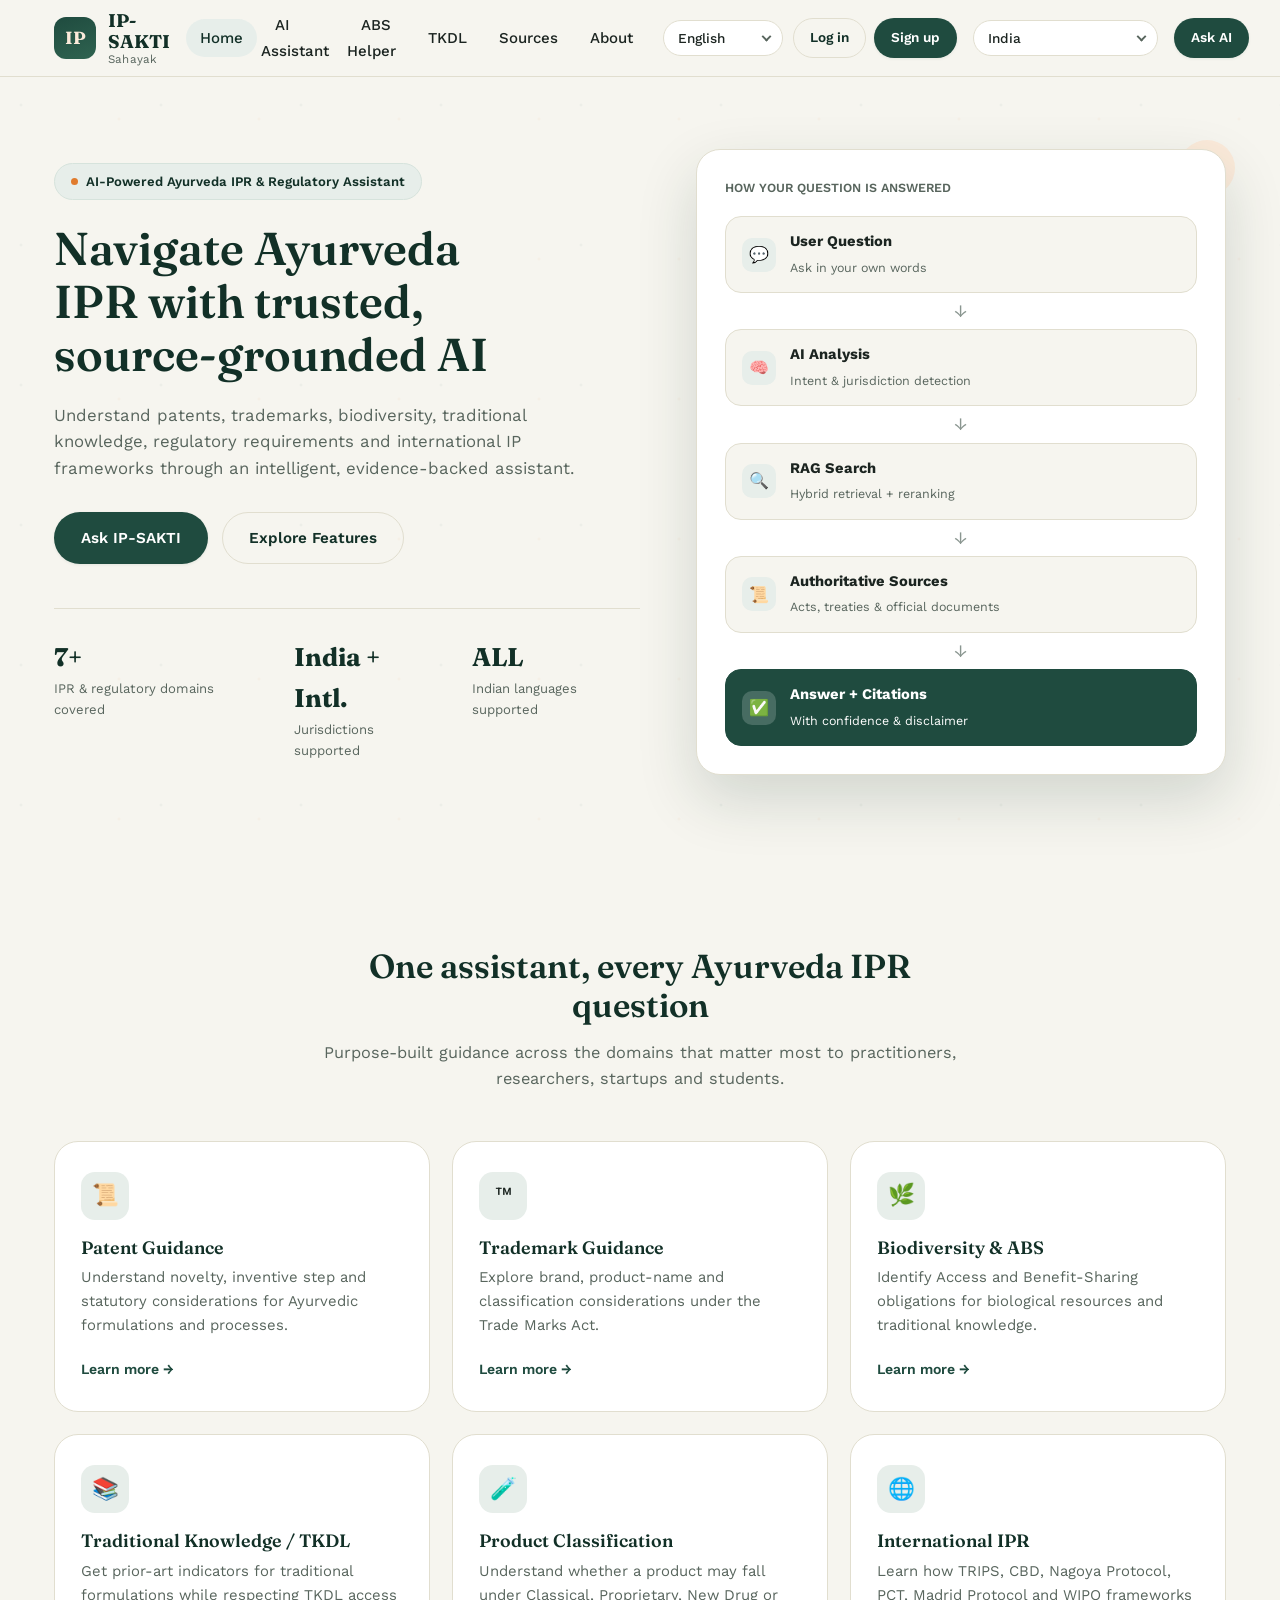
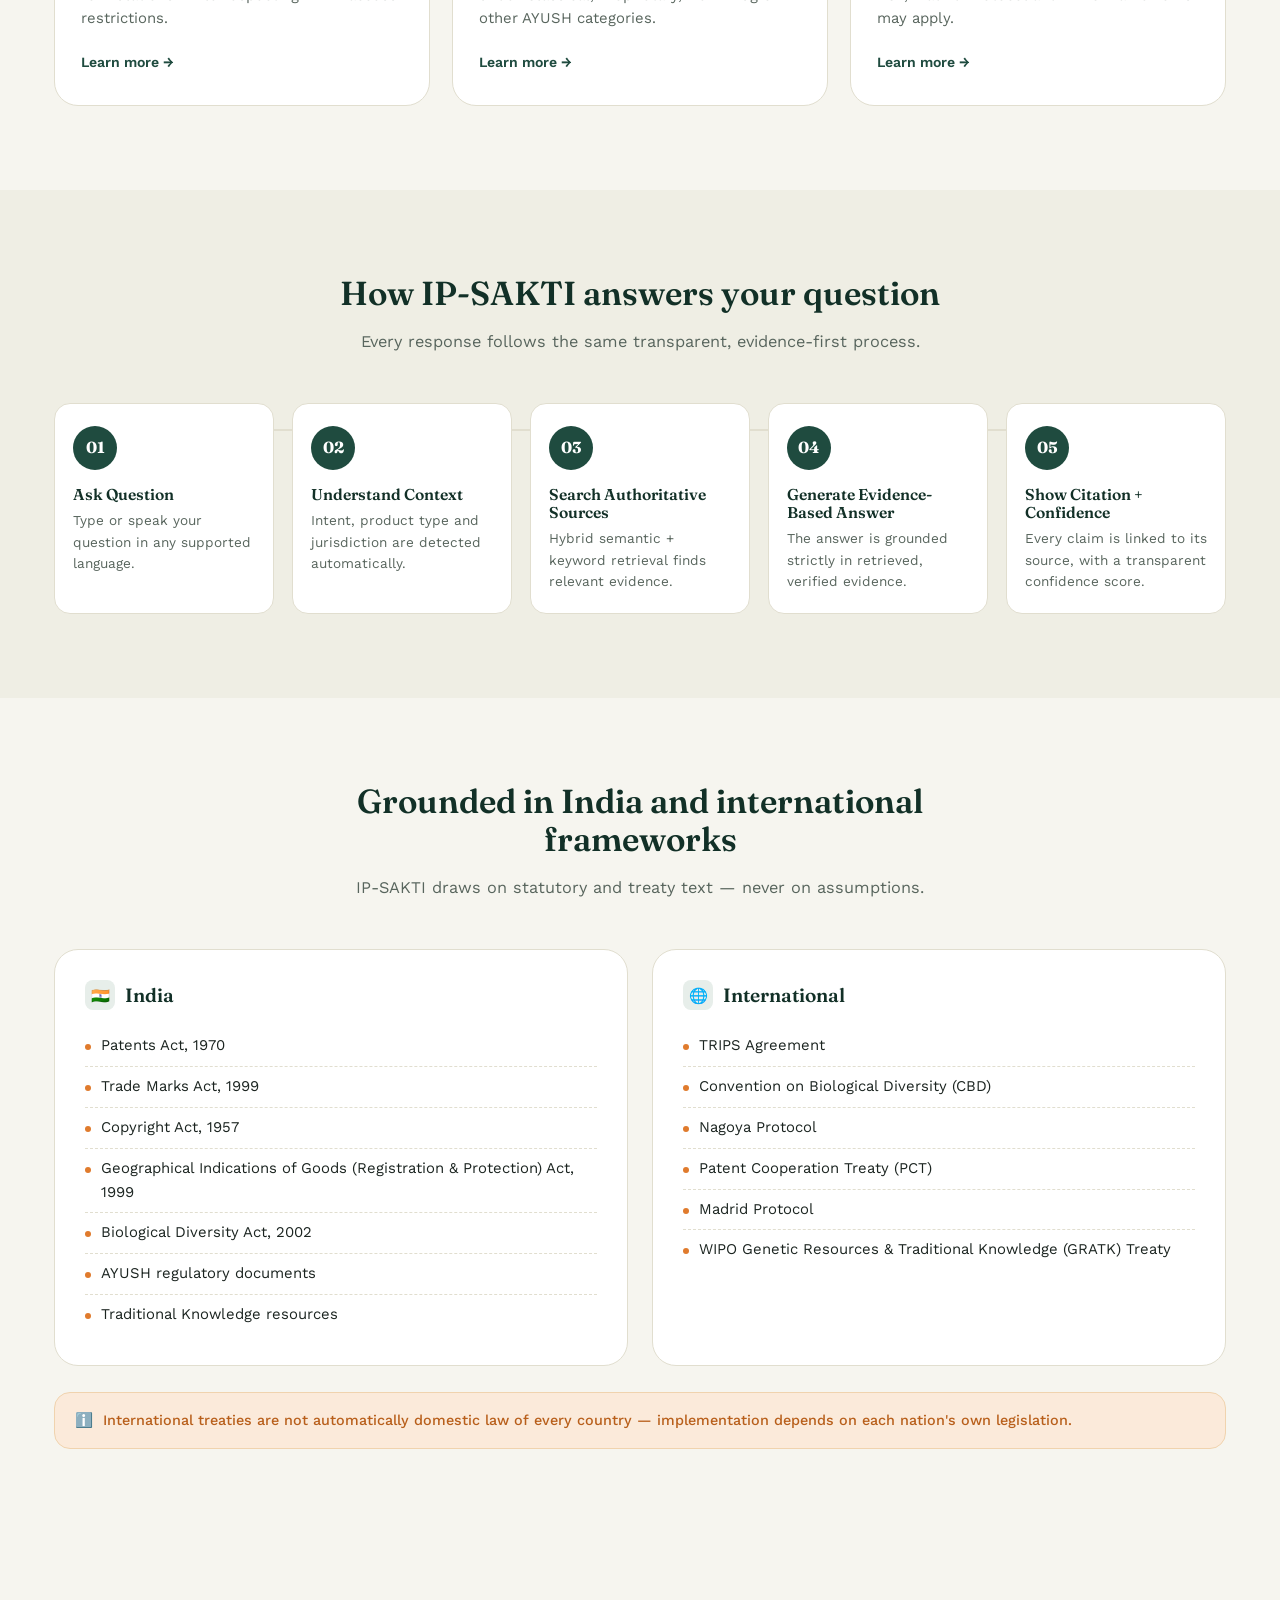
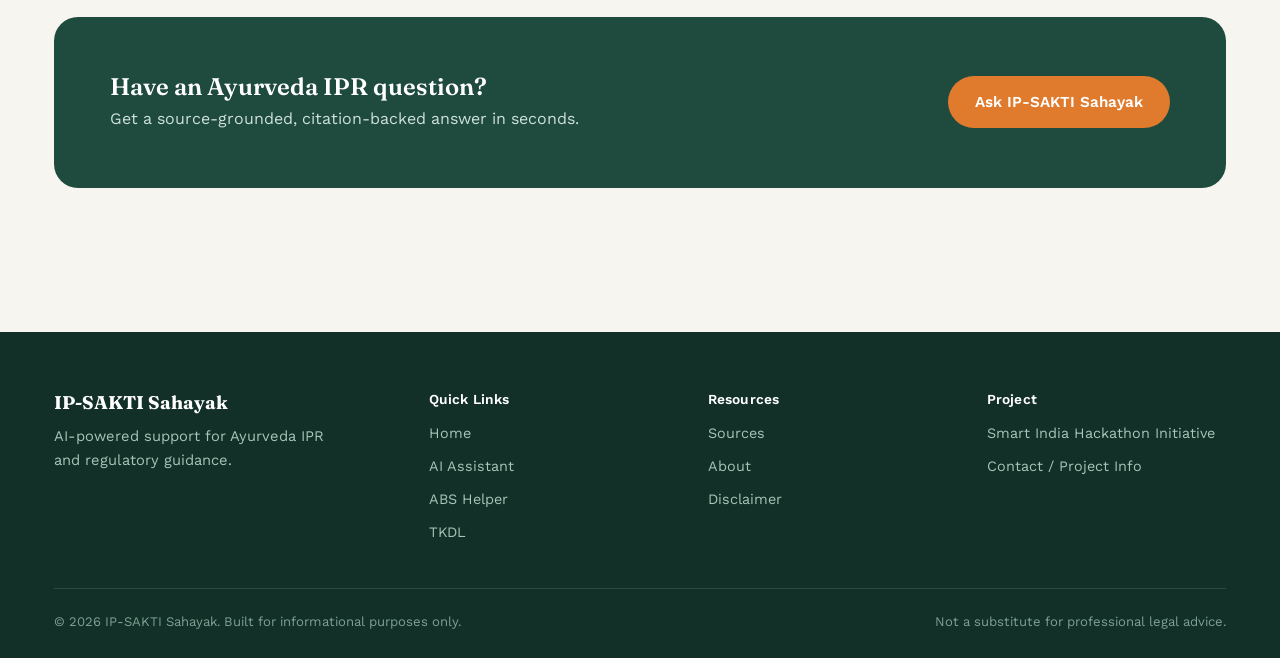
<file: frontend/index.html>
<!DOCTYPE html>
<html lang="en">
<head>
<meta charset="UTF-8">
<meta name="viewport" content="width=device-width, initial-scale=1.0">
<title>IP-SAKTI Sahayak — AI-Powered Ayurveda IPR &amp; Regulatory Assistant</title>
<meta name="description" content="An AI-powered, source-grounded assistant helping Ayurveda practitioners, researchers and innovators navigate patents, trademarks, biodiversity, traditional knowledge and regulatory frameworks.">
<link rel="stylesheet" href="css/style.css">
<link rel="stylesheet" href="css/components.css">
<link rel="stylesheet" href="css/responsive.css">
</head>
<body>
<a href="#main" class="skip-link">Skip to main content</a>

<!-- ============ NAVBAR ============ -->
<header class="site-header">
  <nav class="navbar container" aria-label="Primary">
    <a href="index.html" class="brand">
      <span class="brand-mark" aria-hidden="true">IP</span>
      <span class="brand-text">
        <span class="brand-primary">IP-SAKTI</span>
        <span class="brand-secondary">Sahayak</span>
      </span>
    </a>

    <ul class="nav-links" id="navLinks">
      <li><a href="index.html" aria-current="page">Home</a></li>
      <li><a href="pages/chat.html">AI Assistant</a></li>
      <li><a href="pages/abs.html">ABS Helper</a></li>
      <li><a href="pages/tkdl.html">TKDL</a></li>
      <li><a href="pages/sources.html">Sources</a></li>
      <li><a href="pages/about.html">About</a></li>
    </ul>

    <div class="nav-tools" id="navTools">
        <div class="selector">
          <label class="visually-hidden" for="langSelect">Language</label>

          <select id="langSelect" data-role="language-select">
            <option value="en">English</option>
            <option value="hi">हिन्दी</option>
            <option value="as">অসমীয়া</option>
            <option value="bn">বাংলা</option>
            <option value="gu">ગુજરાતી</option>
            <option value="kn">ಕನ್ನಡ</option>
            <option value="ks">कॉशुर / کٲشُر</option>
            <option value="kok">कोंकणी</option>
            <option value="mai">मैथिली</option>
            <option value="ml">മലയാളം</option>
            <option value="mr">मराठी</option>
            <option value="ne">नेपाली</option>
            <option value="or">ଓଡ଼ିଆ</option>
            <option value="pa">ਪੰਜਾਬੀ</option>
            <option value="sa">संस्कृतम्</option>
            <option value="sd">سنڌي</option>
            <option value="ta">தமிழ்</option>
            <option value="te">తెలుగు</option>
            <option value="ur">اردو</option>
            <option value="bodo">बड़ो</option>
            <option value="doi">डोगरी</option>
            <option value="mni">মৈতৈলোন</option>
            <option value="bho">भोजपुरी</option>
            <option value="mag">मगही</option>
          </select>
        </div>
      </div>
      <div class="selector">
        <label class="visually-hidden" for="jurisSelect">Jurisdiction</label>
        <select id="jurisSelect" data-role="jurisdiction-select">
          <option value="india">India</option>
          <option value="international">International</option>
          <option value="usa">USA (coming soon)</option>
          <option value="uk">UK (coming soon)</option>
          <option value="eu">EU (coming soon)</option>
          <option value="japan">Japan (coming soon)</option>
        </select>
      </div>
      <a href="pages/chat.html" class="btn btn-primary btn-sm">Ask AI</a>
    </div>

    <button class="nav-toggle" id="navToggle" aria-expanded="false" aria-controls="navLinks" aria-label="Toggle menu">
      <span></span><span></span><span></span>
    </button>
  </nav>
</header>

<main id="main">

  <!-- ============ HERO ============ -->
  <section class="hero">
    <div class="leaf-motif" aria-hidden="true"></div>
    <div class="container hero-grid">
      <div class="hero-copy">
        <span class="badge hero-badge"><span class="dot"></span> AI-Powered Ayurveda IPR &amp; Regulatory Assistant</span>
        <h1>Navigate Ayurveda IPR with trusted, source-grounded AI</h1>
        <p class="hero-desc">Understand patents, trademarks, biodiversity, traditional knowledge, regulatory requirements and international IP frameworks through an intelligent, evidence-backed assistant.</p>
        <div class="hero-actions">
          <a href="pages/chat.html" class="btn btn-primary">Ask IP-SAKTI</a>
          <a href="#features" class="btn btn-outline">Explore Features</a>
        </div>
        <div class="hero-stats">
          <div class="hero-stat">
            <div class="num">7+</div>
            <div class="label">IPR &amp; regulatory domains covered</div>
          </div>
          <div class="hero-stat">
            <div class="num">India + Intl.</div>
            <div class="label">Jurisdictions supported</div>
          </div>
          <div class="hero-stat">
            <div class="num">ALL</div>
            <div class="label">Indian languages supported</div>
          </div>
        </div>
      </div>

      <div class="hero-visual">
        <div class="workflow-card">
          <div class="workflow-title">HOW YOUR QUESTION IS ANSWERED</div>
          <div class="workflow-steps">
            <div class="workflow-step">
              <div class="step-icon">💬</div>
              <div><strong>User Question</strong><span>Ask in your own words</span></div>
            </div>
            <div class="workflow-arrow" aria-hidden="true">↓</div>
            <div class="workflow-step">
              <div class="step-icon">🧠</div>
              <div><strong>AI Analysis</strong><span>Intent &amp; jurisdiction detection</span></div>
            </div>
            <div class="workflow-arrow" aria-hidden="true">↓</div>
            <div class="workflow-step">
              <div class="step-icon">🔍</div>
              <div><strong>RAG Search</strong><span>Hybrid retrieval + reranking</span></div>
            </div>
            <div class="workflow-arrow" aria-hidden="true">↓</div>
            <div class="workflow-step">
              <div class="step-icon">📜</div>
              <div><strong>Authoritative Sources</strong><span>Acts, treaties &amp; official documents</span></div>
            </div>
            <div class="workflow-arrow" aria-hidden="true">↓</div>
            <div class="workflow-step final">
              <div class="step-icon">✅</div>
              <div><strong>Answer + Citations</strong><span>With confidence &amp; disclaimer</span></div>
            </div>
          </div>
        </div>
      </div>
    </div>
  </section>

  <!-- ============ FEATURES ============ -->
  <section class="section" id="features">
    <div class="container">
      <div class="section-head">
        <h2>One assistant, every Ayurveda IPR question</h2>
        <p>Purpose-built guidance across the domains that matter most to practitioners, researchers, startups and students.</p>
      </div>
      <div class="feature-grid">

        <article class="feature-card">
          <div class="feature-icon">📜</div>
          <h3>Patent Guidance</h3>
          <p>Understand novelty, inventive step and statutory considerations for Ayurvedic formulations and processes.</p>
          <a href="pages/chat.html?topic=patent" class="feature-link">Learn more →</a>
        </article>

        <article class="feature-card">
          <div class="feature-icon">™️</div>
          <h3>Trademark Guidance</h3>
          <p>Explore brand, product-name and classification considerations under the Trade Marks Act.</p>
          <a href="pages/chat.html?topic=trademark" class="feature-link">Learn more →</a>
        </article>

        <article class="feature-card">
          <div class="feature-icon">🌿</div>
          <h3>Biodiversity &amp; ABS</h3>
          <p>Identify Access and Benefit-Sharing obligations for biological resources and traditional knowledge.</p>
          <a href="pages/abs.html" class="feature-link">Learn more →</a>
        </article>

        <article class="feature-card">
          <div class="feature-icon">📚</div>
          <h3>Traditional Knowledge / TKDL</h3>
          <p>Get prior-art indicators for traditional formulations while respecting TKDL access restrictions.</p>
          <a href="pages/tkdl.html" class="feature-link">Learn more →</a>
        </article>

        <article class="feature-card">
          <div class="feature-icon">🧪</div>
          <h3>Product Classification</h3>
          <p>Understand whether a product may fall under Classical, Proprietary, New Drug or other AYUSH categories.</p>
          <a href="pages/chat.html?topic=classification" class="feature-link">Learn more →</a>
        </article>

        <article class="feature-card">
          <div class="feature-icon">🌐</div>
          <h3>International IPR</h3>
          <p>Learn how TRIPS, CBD, Nagoya Protocol, PCT, Madrid Protocol and WIPO frameworks may apply.</p>
          <a href="pages/chat.html?topic=international" class="feature-link">Learn more →</a>
        </article>

      </div>
    </div>
  </section>

  <!-- ============ HOW IT WORKS ============ -->
  <section class="section section-bg-alt">
    <div class="container">
      <div class="section-head">
        <h2>How IP-SAKTI answers your question</h2>
        <p>Every response follows the same transparent, evidence-first process.</p>
      </div>
      <div class="timeline">
        <div class="timeline-step">
          <div class="timeline-index">01</div>
          <h4>Ask Question</h4>
          <p>Type or speak your question in any supported language.</p>
        </div>
        <div class="timeline-step">
          <div class="timeline-index">02</div>
          <h4>Understand Context</h4>
          <p>Intent, product type and jurisdiction are detected automatically.</p>
        </div>
        <div class="timeline-step">
          <div class="timeline-index">03</div>
          <h4>Search Authoritative Sources</h4>
          <p>Hybrid semantic + keyword retrieval finds relevant evidence.</p>
        </div>
        <div class="timeline-step">
          <div class="timeline-index">04</div>
          <h4>Generate Evidence-Based Answer</h4>
          <p>The answer is grounded strictly in retrieved, verified evidence.</p>
        </div>
        <div class="timeline-step">
          <div class="timeline-index">05</div>
          <h4>Show Citation + Confidence</h4>
          <p>Every claim is linked to its source, with a transparent confidence score.</p>
        </div>
      </div>
    </div>
  </section>

  <!-- ============ INDIA + INTERNATIONAL ============ -->
  <section class="section">
    <div class="container">
      <div class="section-head">
        <h2>Grounded in India and international frameworks</h2>
        <p>IP-SAKTI draws on statutory and treaty text — never on assumptions.</p>
      </div>
      <div class="jurisdiction-grid">
        <div class="jurisdiction-card">
          <h3><span class="jurisdiction-flag">🇮🇳</span> India</h3>
          <ul>
            <li>Patents Act, 1970</li>
            <li>Trade Marks Act, 1999</li>
            <li>Copyright Act, 1957</li>
            <li>Geographical Indications of Goods (Registration &amp; Protection) Act, 1999</li>
            <li>Biological Diversity Act, 2002</li>
            <li>AYUSH regulatory documents</li>
            <li>Traditional Knowledge resources</li>
          </ul>
        </div>
        <div class="jurisdiction-card">
          <h3><span class="jurisdiction-flag">🌐</span> International</h3>
          <ul>
            <li>TRIPS Agreement</li>
            <li>Convention on Biological Diversity (CBD)</li>
            <li>Nagoya Protocol</li>
            <li>Patent Cooperation Treaty (PCT)</li>
            <li>Madrid Protocol</li>
            <li>WIPO Genetic Resources &amp; Traditional Knowledge (GRATK) Treaty</li>
          </ul>
        </div>
      </div>
      <div class="notice-strip">
        <span aria-hidden="true">ℹ️</span>
        <span>International treaties are not automatically domestic law of every country — implementation depends on each nation's own legislation.</span>
      </div>
    </div>
  </section>

  <!-- ============ CTA ============ -->
  <section class="section">
    <div class="container">
      <div class="cta-band">
        <div>
          <h2>Have an Ayurveda IPR question?</h2>
          <p>Get a source-grounded, citation-backed answer in seconds.</p>
        </div>
        <a href="pages/chat.html" class="btn btn-accent">Ask IP-SAKTI Sahayak</a>
      </div>
    </div>
  </section>

</main>

<!-- ============ FOOTER ============ -->
<footer class="site-footer">
  <div class="container">
    <div class="footer-grid">
      <div class="footer-brand">
        <div class="brand-text" style="margin-bottom:12px;">
          <span class="brand-primary" style="color:#fff;">IP-SAKTI Sahayak</span>
        </div>
        <p>AI-powered support for Ayurveda IPR and regulatory guidance.</p>
      </div>
      <div class="footer-col">
        <h5>Quick Links</h5>
        <a href="index.html">Home</a>
        <a href="pages/chat.html">AI Assistant</a>
        <a href="pages/abs.html">ABS Helper</a>
        <a href="pages/tkdl.html">TKDL</a>
      </div>
      <div class="footer-col">
        <h5>Resources</h5>
        <a href="pages/sources.html">Sources</a>
        <a href="pages/about.html">About</a>
        <a href="pages/about.html#disclaimer">Disclaimer</a>
      </div>
      <div class="footer-col">
        <h5>Project</h5>
        <p>Smart India Hackathon Initiative</p>
        <a href="pages/about.html">Contact / Project Info</a>
      </div>
    </div>
    <div class="footer-bottom">
      <span>© 2026 IP-SAKTI Sahayak. Built for informational purposes only.</span>
      <span>Not a substitute for professional legal advice.</span>
    </div>
  </div>
</footer>

<script src="js/language.js"></script>
<script src="js/auth.js"></script>
<script src="js/app.js"></script>
</body>
</html>
</file>
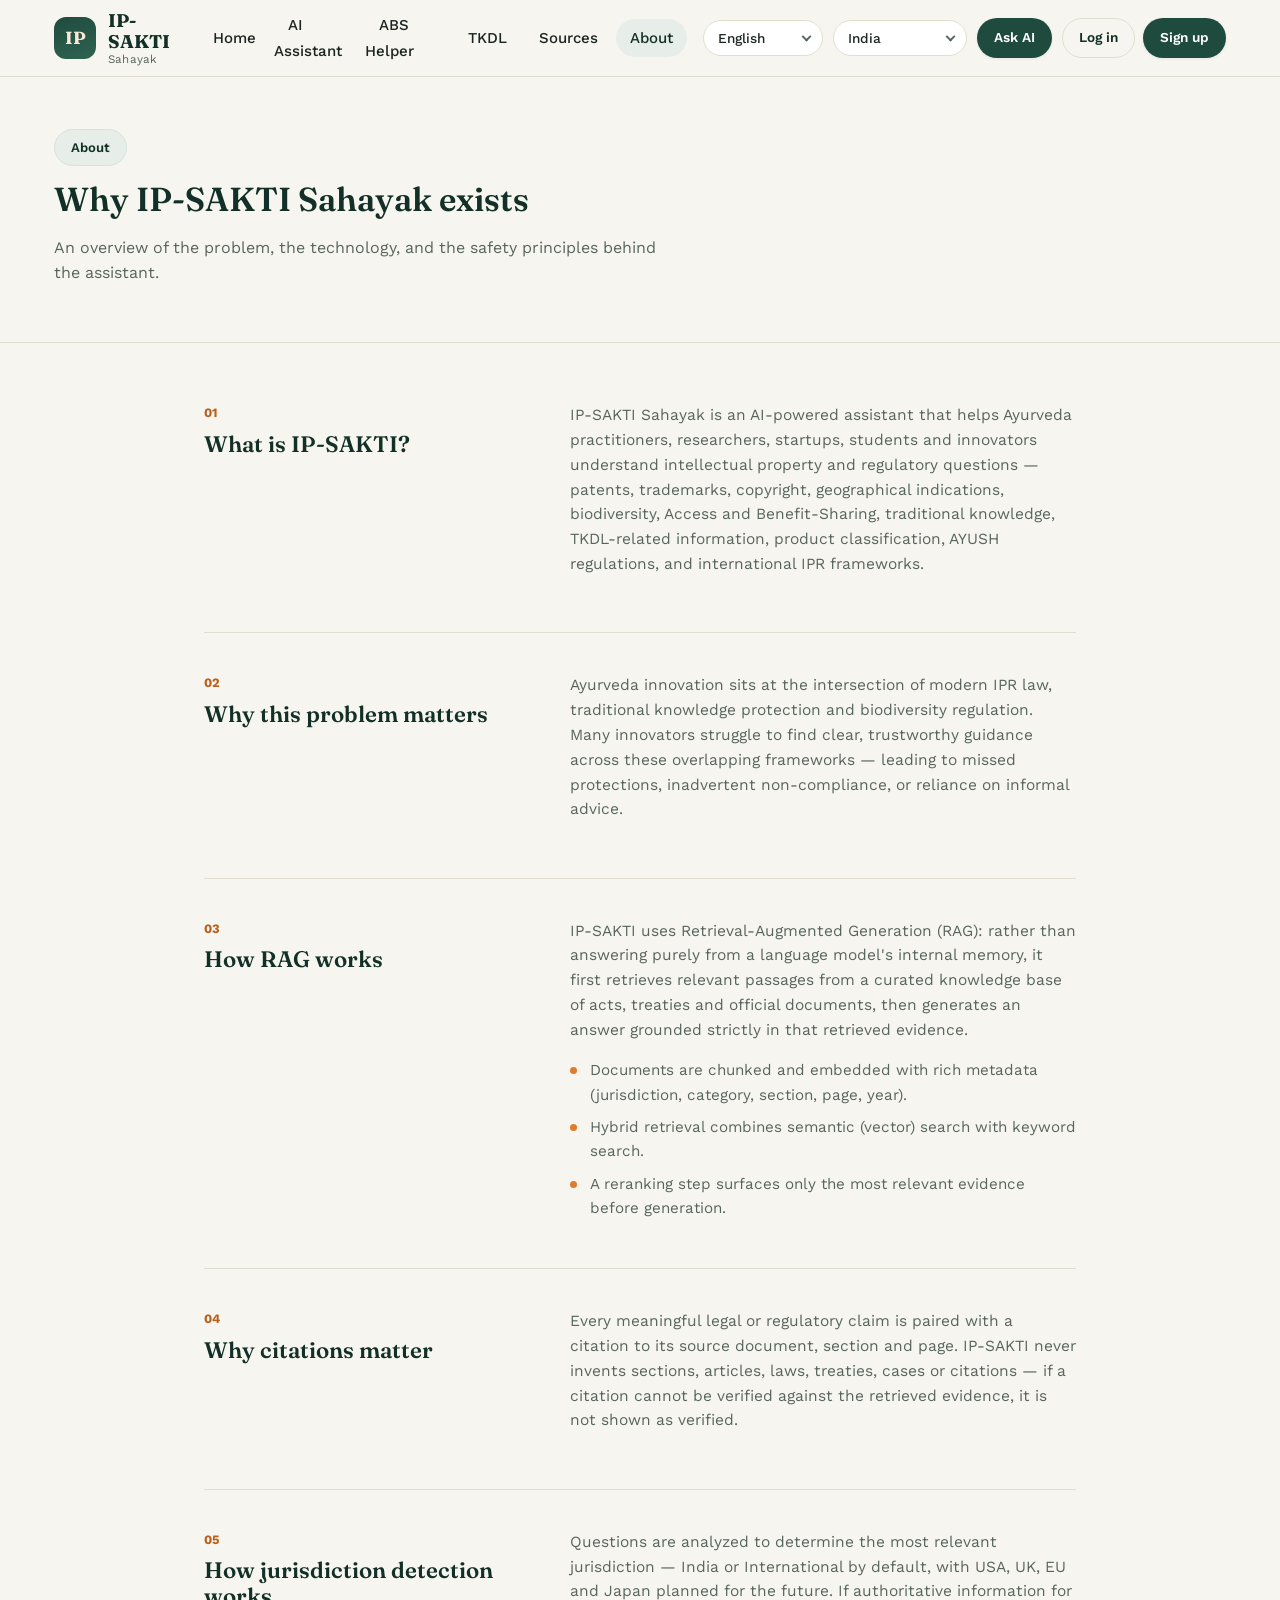
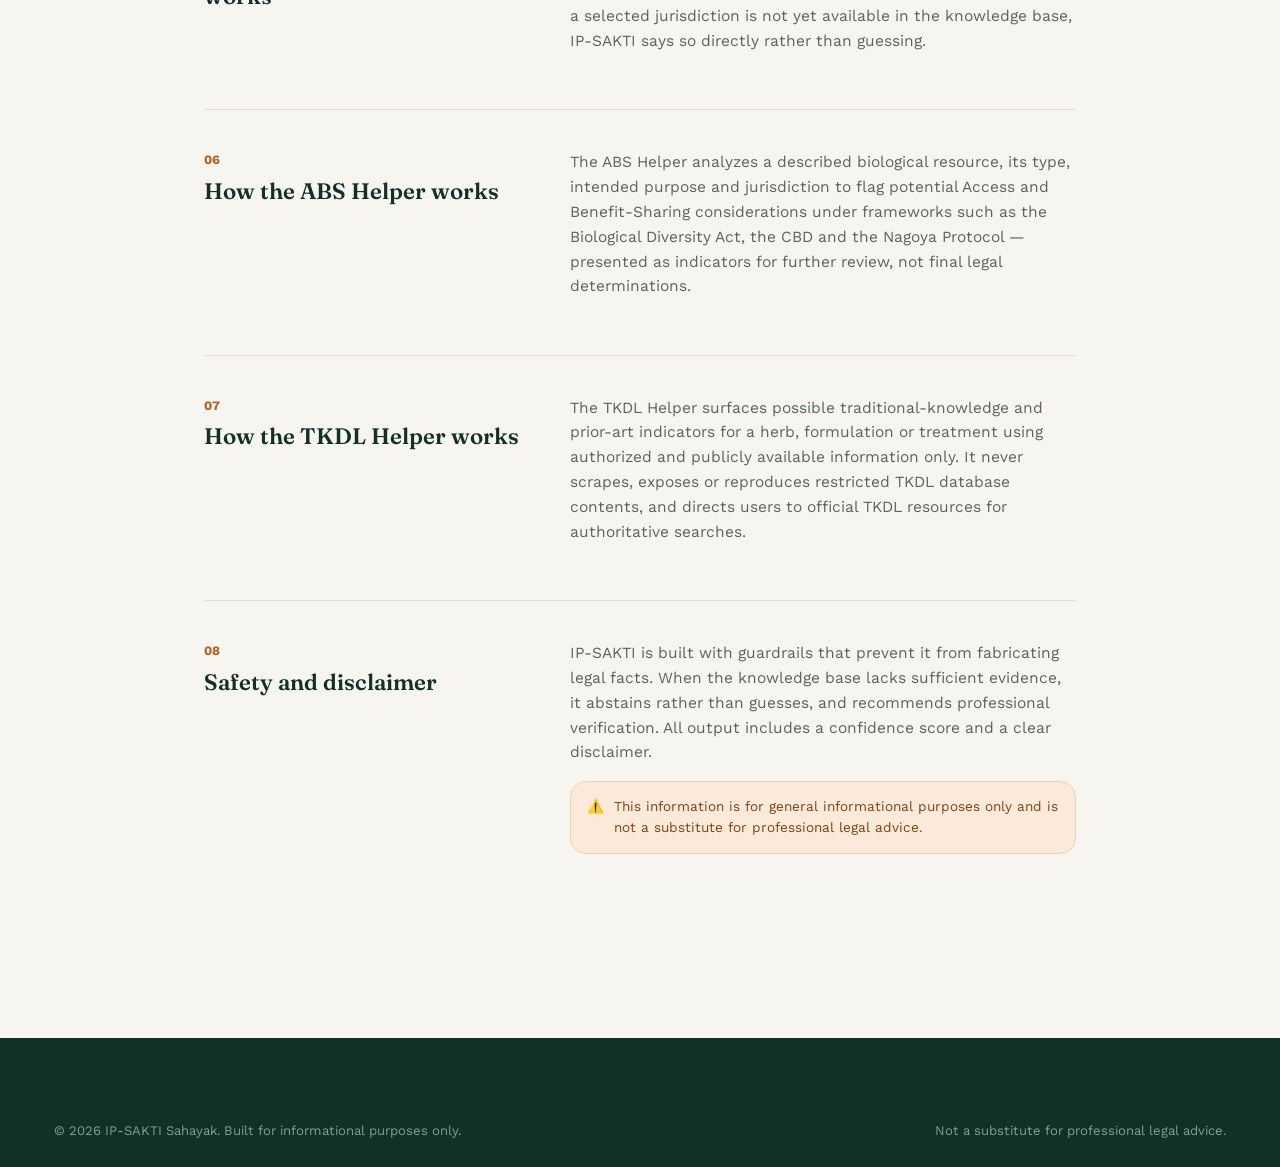
<file: frontend/pages/about.html>
<!DOCTYPE html>
<html lang="en">
<head>
<meta charset="UTF-8">
<meta name="viewport" content="width=device-width, initial-scale=1.0">
<title>About — IP-SAKTI Sahayak</title>
<meta name="description" content="Learn how IP-SAKTI Sahayak works, why source-grounded answers matter, and the safety principles behind it.">
<link rel="stylesheet" href="../css/style.css">
<link rel="stylesheet" href="../css/components.css">
<link rel="stylesheet" href="../css/responsive.css">
</head>
<body>
<a href="#main" class="skip-link">Skip to main content</a>

<header class="site-header">
  <nav class="navbar container" aria-label="Primary">
    <a href="../index.html" class="brand">
      <span class="brand-mark" aria-hidden="true">IP</span>
      <span class="brand-text">
        <span class="brand-primary">IP-SAKTI</span>
        <span class="brand-secondary">Sahayak</span>
      </span>
    </a>
    <ul class="nav-links" id="navLinks">
      <li><a href="../index.html">Home</a></li>
      <li><a href="chat.html">AI Assistant</a></li>
      <li><a href="abs.html">ABS Helper</a></li>
      <li><a href="tkdl.html">TKDL</a></li>
      <li><a href="sources.html">Sources</a></li>
      <li><a href="about.html" aria-current="page">About</a></li>
    </ul>
    <div class="nav-tools" id="navTools">
      <div class="selector">
        <label class="visually-hidden" for="langSelect">Language</label>
        <select id="langSelect" data-role="language-select">
          <option value="en">English</option>
          <option value="hi">हिन्दी</option>
          <option value="ur">اردو</option>
          <option value="bho">भोजपुरी</option>
          <option value="mai">मैथिली</option>
          <!-- <option value="mag">मगही</option> -->
        </select>
      </div>
      <div class="selector">
        <label class="visually-hidden" for="jurisSelect">Jurisdiction</label>
        <select id="jurisSelect" data-role="jurisdiction-select">
          <option value="india">India</option>
          <option value="international">International</option>
        </select>
      </div>
      <a href="chat.html" class="btn btn-primary btn-sm">Ask AI</a>
    </div>
    <button class="nav-toggle" id="navToggle" aria-expanded="false" aria-controls="navLinks" aria-label="Toggle menu">
      <span></span><span></span><span></span>
    </button>
  </nav>
</header>

<main id="main">
  <section class="page-hero">
    <div class="container">
      <span class="badge">About</span>
      <h1 style="margin-top:14px;">Why IP-SAKTI Sahayak exists</h1>
      <p>An overview of the problem, the technology, and the safety principles behind the assistant.</p>
    </div>
  </section>

  <section class="section" style="padding-top:20px;">
    <div class="container" style="max-width:920px;">

      <div class="about-block">
        <div>
          <div class="about-kicker">01</div>
          <h2>What is IP-SAKTI?</h2>
        </div>
        <div class="about-body">
          <p>IP-SAKTI Sahayak is an AI-powered assistant that helps Ayurveda practitioners, researchers, startups, students and innovators understand intellectual property and regulatory questions — patents, trademarks, copyright, geographical indications, biodiversity, Access and Benefit-Sharing, traditional knowledge, TKDL-related information, product classification, AYUSH regulations, and international IPR frameworks.</p>
        </div>
      </div>

      <div class="about-block">
        <div>
          <div class="about-kicker">02</div>
          <h2>Why this problem matters</h2>
        </div>
        <div class="about-body">
          <p>Ayurveda innovation sits at the intersection of modern IPR law, traditional knowledge protection and biodiversity regulation. Many innovators struggle to find clear, trustworthy guidance across these overlapping frameworks — leading to missed protections, inadvertent non-compliance, or reliance on informal advice.</p>
        </div>
      </div>

      <div class="about-block">
        <div>
          <div class="about-kicker">03</div>
          <h2>How RAG works</h2>
        </div>
        <div class="about-body">
          <p>IP-SAKTI uses Retrieval-Augmented Generation (RAG): rather than answering purely from a language model's internal memory, it first retrieves relevant passages from a curated knowledge base of acts, treaties and official documents, then generates an answer grounded strictly in that retrieved evidence.</p>
          <ul>
            <li>Documents are chunked and embedded with rich metadata (jurisdiction, category, section, page, year).</li>
            <li>Hybrid retrieval combines semantic (vector) search with keyword search.</li>
            <li>A reranking step surfaces only the most relevant evidence before generation.</li>
          </ul>
        </div>
      </div>

      <div class="about-block">
        <div>
          <div class="about-kicker">04</div>
          <h2>Why citations matter</h2>
        </div>
        <div class="about-body">
          <p>Every meaningful legal or regulatory claim is paired with a citation to its source document, section and page. IP-SAKTI never invents sections, articles, laws, treaties, cases or citations — if a citation cannot be verified against the retrieved evidence, it is not shown as verified.</p>
        </div>
      </div>

      <div class="about-block">
        <div>
          <div class="about-kicker">05</div>
          <h2>How jurisdiction detection works</h2>
        </div>
        <div class="about-body">
          <p>Questions are analyzed to determine the most relevant jurisdiction — India or International by default, with USA, UK, EU and Japan planned for the future. If authoritative information for a selected jurisdiction is not yet available in the knowledge base, IP-SAKTI says so directly rather than guessing.</p>
        </div>
      </div>

      <div class="about-block">
        <div>
          <div class="about-kicker">06</div>
          <h2>How the ABS Helper works</h2>
        </div>
        <div class="about-body">
          <p>The ABS Helper analyzes a described biological resource, its type, intended purpose and jurisdiction to flag potential Access and Benefit-Sharing considerations under frameworks such as the Biological Diversity Act, the CBD and the Nagoya Protocol — presented as indicators for further review, not final legal determinations.</p>
        </div>
      </div>

      <div class="about-block">
        <div>
          <div class="about-kicker">07</div>
          <h2>How the TKDL Helper works</h2>
        </div>
        <div class="about-body">
          <p>The TKDL Helper surfaces possible traditional-knowledge and prior-art indicators for a herb, formulation or treatment using authorized and publicly available information only. It never scrapes, exposes or reproduces restricted TKDL database contents, and directs users to official TKDL resources for authoritative searches.</p>
        </div>
      </div>

      <div class="about-block" id="disclaimer">
        <div>
          <div class="about-kicker">08</div>
          <h2>Safety and disclaimer</h2>
        </div>
        <div class="about-body">
          <p>IP-SAKTI is built with guardrails that prevent it from fabricating legal facts. When the knowledge base lacks sufficient evidence, it abstains rather than guesses, and recommends professional verification. All output includes a confidence score and a clear disclaimer.</p>
          <div class="disclaimer" style="margin-top:14px;">
            <span aria-hidden="true">⚠️</span>
            <span>This information is for general informational purposes only and is not a substitute for professional legal advice.</span>
          </div>
        </div>
      </div>

    </div>
  </section>
</main>

<footer class="site-footer">
  <div class="container">
    <div class="footer-bottom">
      <span>© 2026 IP-SAKTI Sahayak. Built for informational purposes only.</span>
      <span>Not a substitute for professional legal advice.</span>
    </div>
  </div>
</footer>

<script src="../js/language.js"></script>
<script src="../js/auth.js"></script>
<script src="../js/app.js"></script>
</body>
</html>
</file>
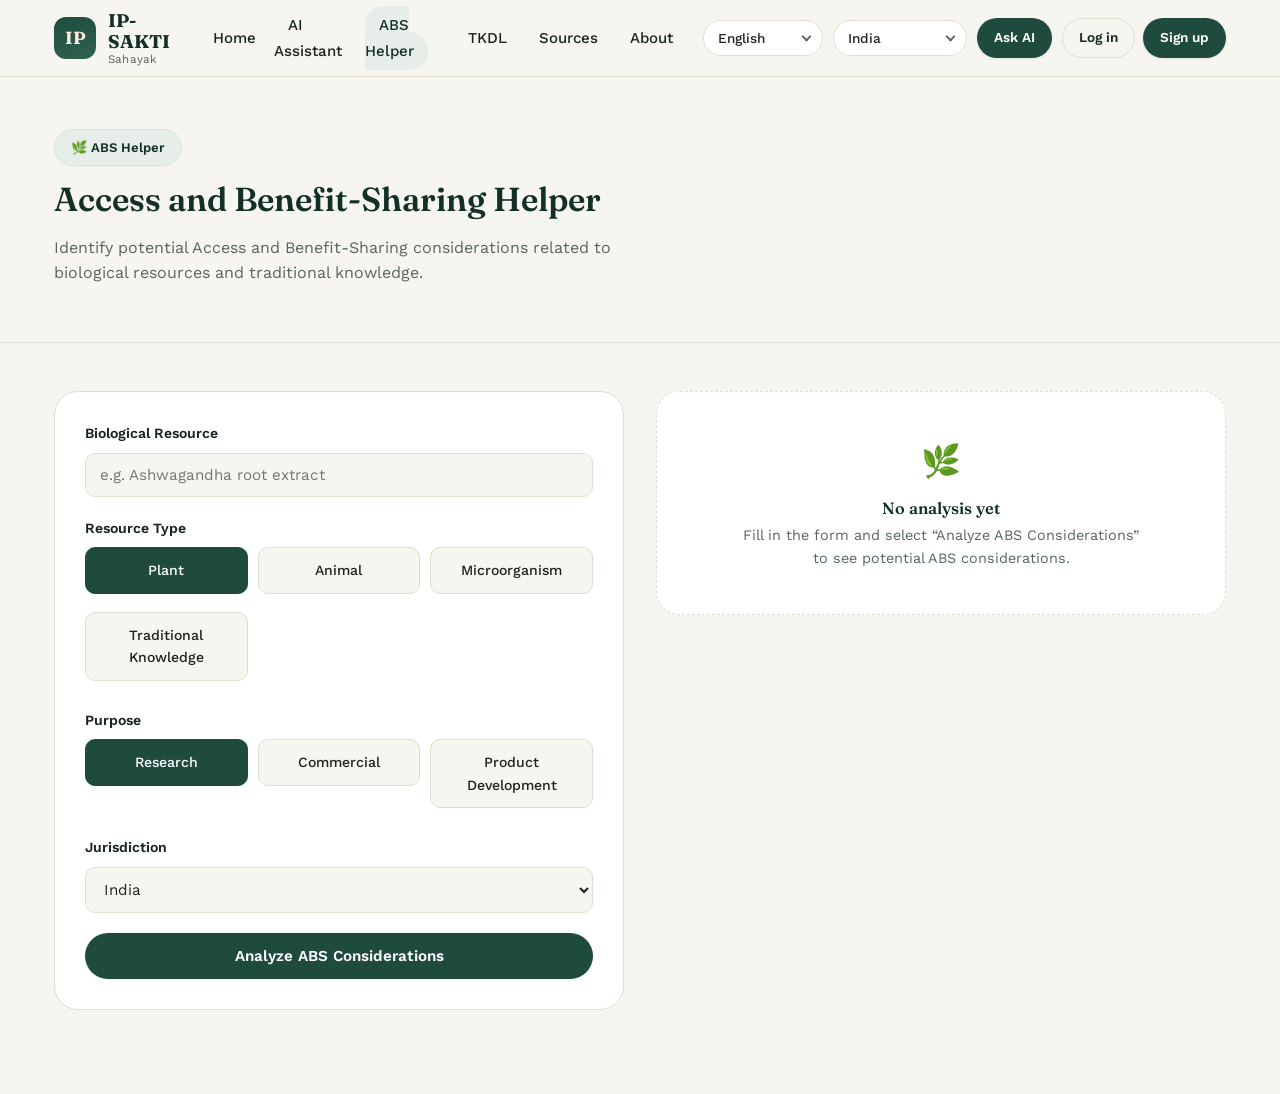
<file: frontend/pages/abs.html>
<!DOCTYPE html>
<html lang="en">
<head>
<meta charset="UTF-8">
<meta name="viewport" content="width=device-width, initial-scale=1.0">
<title>ABS Helper — IP-SAKTI Sahayak</title>
<meta name="description" content="Identify potential Access and Benefit-Sharing considerations for biological resources and traditional knowledge.">
<link rel="stylesheet" href="../css/style.css">
<link rel="stylesheet" href="../css/components.css">
<link rel="stylesheet" href="../css/responsive.css">
</head>
<body>
<a href="#main" class="skip-link">Skip to main content</a>

<header class="site-header">
  <nav class="navbar container" aria-label="Primary">
    <a href="../index.html" class="brand">
      <span class="brand-mark" aria-hidden="true">IP</span>
      <span class="brand-text">
        <span class="brand-primary">IP-SAKTI</span>
        <span class="brand-secondary">Sahayak</span>
      </span>
    </a>
    <ul class="nav-links" id="navLinks">
      <li><a href="../index.html">Home</a></li>
      <li><a href="chat.html">AI Assistant</a></li>
      <li><a href="abs.html" aria-current="page">ABS Helper</a></li>
      <li><a href="tkdl.html">TKDL</a></li>
      <li><a href="sources.html">Sources</a></li>
      <li><a href="about.html">About</a></li>
    </ul>
    <div class="nav-tools" id="navTools">
      <div class="selector">
        <label class="visually-hidden" for="langSelect">Language</label>
        <select id="langSelect" data-role="language-select">
          <option value="en">English</option>
          <option value="hi">हिन्दी</option>
          <option value="ur">اردو</option>
          <option value="bho">भोजपुरी</option>
          <option value="mai">मैथिली</option>
          <option value="mag">मगही</option>
        </select>
      </div>
      <div class="selector">
        <label class="visually-hidden" for="jurisSelect">Jurisdiction</label>
        <select id="jurisSelect" data-role="jurisdiction-select">
          <option value="india">India</option>
          <option value="international">International</option>
        </select>
      </div>
      <a href="chat.html" class="btn btn-primary btn-sm">Ask AI</a>
    </div>
    <button class="nav-toggle" id="navToggle" aria-expanded="false" aria-controls="navLinks" aria-label="Toggle menu">
      <span></span><span></span><span></span>
    </button>
  </nav>
</header>

<main id="main">
  <section class="page-hero">
    <div class="container">
      <span class="badge">🌿 ABS Helper</span>
      <h1 style="margin-top:14px;">Access and Benefit-Sharing Helper</h1>
      <p>Identify potential Access and Benefit-Sharing considerations related to biological resources and traditional knowledge.</p>
    </div>
  </section>

  <section class="section" style="padding-top:48px;">
    <div class="container" style="display:grid; grid-template-columns: 1fr 1fr; gap:32px; align-items:start;">

      <!-- ============ FORM ============ -->
      <form class="panel" id="absForm">
        <div class="field">
          <label for="bioResource">Biological Resource</label>
          <input type="text" id="bioResource" class="input" placeholder="e.g. Ashwagandha root extract" required>
        </div>

        <div class="field">
          <label for="resourceType">Resource Type</label>
          <div class="option-grid" role="radiogroup" aria-labelledby="resourceType">
            <label class="option-pill"><input type="radio" name="resourceType" value="Plant" checked><span>Plant</span></label>
            <label class="option-pill"><input type="radio" name="resourceType" value="Animal"><span>Animal</span></label>
            <label class="option-pill"><input type="radio" name="resourceType" value="Microorganism"><span>Microorganism</span></label>
            <label class="option-pill"><input type="radio" name="resourceType" value="Traditional Knowledge"><span>Traditional Knowledge</span></label>
          </div>
        </div>

        <div class="field">
          <label for="purpose">Purpose</label>
          <div class="option-grid" role="radiogroup" aria-labelledby="purpose">
            <label class="option-pill"><input type="radio" name="purpose" value="Research" checked><span>Research</span></label>
            <label class="option-pill"><input type="radio" name="purpose" value="Commercial"><span>Commercial</span></label>
            <label class="option-pill"><input type="radio" name="purpose" value="Product Development"><span>Product Development</span></label>
          </div>
        </div>

        <div class="field">
          <label for="absJurisdiction">Jurisdiction</label>
          <select id="absJurisdiction" class="select">
            <option value="India">India</option>
            <option value="International">International</option>
          </select>
        </div>

        <button type="submit" class="btn btn-primary btn-block" id="absSubmit">Analyze ABS Considerations</button>
      </form>

      <!-- ============ RESULT ============ -->
      <div id="absResultArea">
        <div class="state-box">
          <div class="state-icon">🌿</div>
          <h4>No analysis yet</h4>
          <p>Fill in the form and select “Analyze ABS Considerations” to see potential ABS considerations.</p>
        </div>
      </div>

    </div>
  </section>
</main>

<!-- ============ RESULT TEMPLATE ============ -->
<template id="absResultTemplate">
  <div class="result-card">
    <div class="result-section">
      <h4 class="eyebrow-primary">Potential ABS Consideration Detected</h4>
      <p class="result-lead" data-field="summary"></p>
    </div>
    <div class="result-section">
      <h4>Details</h4>
      <div class="result-meta-row">
        <span class="tag" data-field="resource"></span>
        <span class="tag tag-accent" data-field="access"></span>
        <span class="tag" data-field="benefitSharing"></span>
        <span class="tag tag-accent" data-field="traditionalKnowledge"></span>
      </div>
      <p style="margin-top:14px; font-size:0.9rem;"><strong>Relevant Framework:</strong> <span data-field="framework"></span></p>
    </div>
    <div class="result-section">
      <h4>Sources</h4>
      <div data-field="sources"></div>
    </div>
    <div class="result-section">
      <h4>Confidence</h4>
      <div class="confidence-block">
        <div class="confidence-top">
          <span class="confidence-value" data-field="confidenceValue">—</span>
          <span class="confidence-level" data-field="confidenceLevel">—</span>
        </div>
        <div class="confidence-bar" data-field="confidenceBar"><span style="width:0%;"></span></div>
      </div>
    </div>
    <div class="result-section">
      <div class="disclaimer">
        <span aria-hidden="true">⚠️</span>
        <span>This is general informational guidance only, not a substitute for professional legal or regulatory advice.</span>
      </div>
    </div>
  </div>
</template>

<script src="../js/language.js"></script>
<script src="../js/api.js"></script>
<script src="../js/abs.js"></script>
<script src="../js/auth.js"></script>
<script src="../js/app.js"></script>
</body>
</html>
</file>
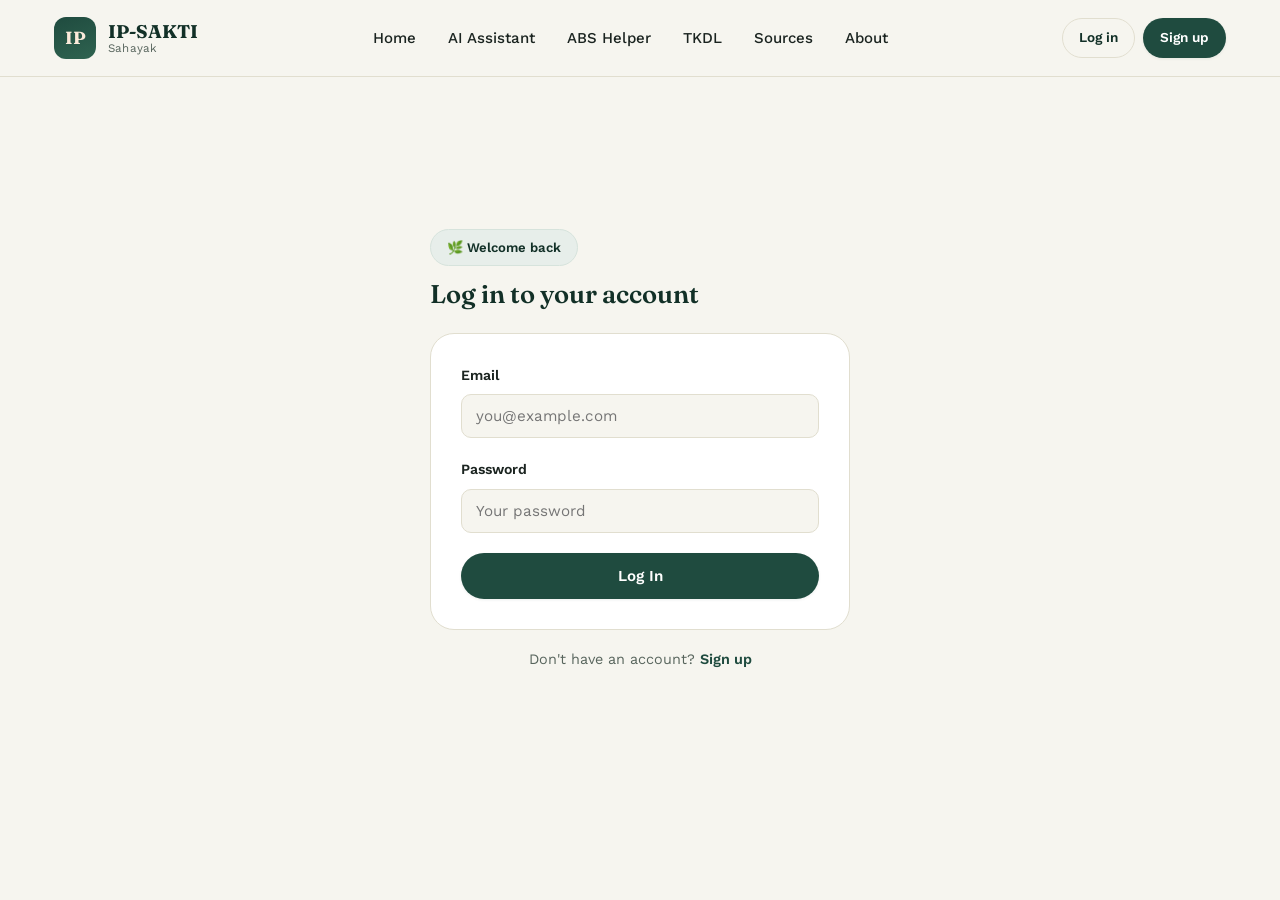
<file: frontend/pages/chat.html>
<!DOCTYPE html>
<html lang="en">
<head>
<meta charset="UTF-8">
<meta name="viewport" content="width=device-width, initial-scale=1.0">
<title>AI Assistant — IP-SAKTI Sahayak</title>
<meta name="description" content="Ask IP-SAKTI Sahayak about Ayurveda patents, trademarks, biodiversity, traditional knowledge and regulatory frameworks.">
<link rel="stylesheet" href="../css/style.css">
<link rel="stylesheet" href="../css/components.css">
<link rel="stylesheet" href="../css/chat.css">
<link rel="stylesheet" href="../css/responsive.css">
</head>
<body>
<a href="#chatMain" class="skip-link">Skip to chat</a>

<!-- ============ NAVBAR ============ -->
<header class="site-header">
  <nav class="navbar container" aria-label="Primary">
    <a href="../index.html" class="brand">
      <span class="brand-mark" aria-hidden="true">IP</span>
      <span class="brand-text">
        <span class="brand-primary">IP-SAKTI</span>
        <span class="brand-secondary">Sahayak</span>
      </span>
    </a>
    <ul class="nav-links" id="navLinks">
      <li><a href="../index.html">Home</a></li>
      <li><a href="chat.html" aria-current="page">AI Assistant</a></li>
      <li><a href="abs.html">ABS Helper</a></li>
      <li><a href="tkdl.html">TKDL</a></li>
      <li><a href="sources.html">Sources</a></li>
      <li><a href="about.html">About</a></li>
    </ul>
    <div class="nav-tools" id="navTools">
      <div class="selector">
        <label class="visually-hidden" for="langSelect">Language</label>
        <select id="langSelect" data-role="language-select">
          <option value="en">English</option>
          <option value="hi">हिन्दी</option>
          <option value="ur">اردو</option>
          <option value="bho">भोजपुरी</option>
          <option value="mai">मैथिली</option>
          <option value="mag">मगही</option>
        </select>
      </div>
      <div class="selector">
        <label class="visually-hidden" for="jurisSelect">Jurisdiction</label>
        <select id="jurisSelect" data-role="jurisdiction-select">
          <option value="india">India</option>
          <option value="international">International</option>
          <option value="usa">USA (coming soon)</option>
          <option value="uk">UK (coming soon)</option>
          <option value="eu">EU (coming soon)</option>
          <option value="japan">Japan (coming soon)</option>
        </select>
      </div>
      <a href="chat.html" class="btn btn-primary btn-sm">Ask AI</a>
    </div>
    <button class="nav-toggle" id="navToggle" aria-expanded="false" aria-controls="navLinks" aria-label="Toggle menu">
      <span></span><span></span><span></span>
    </button>
  </nav>
</header>

<main id="chatMain" class="chat-shell">

  <!-- ============ SIDEBAR ============ -->
  <aside class="chat-sidebar" id="chatSidebar" aria-label="Chat navigation">
    <div class="sidebar-title">IP-SAKTI Sahayak</div>
    <button class="btn btn-outline new-chat-btn" id="newChatBtn">+ New Chat</button>

    <div class="sidebar-label">Quick Actions</div>
    <div class="quick-actions" id="quickActions">
      <button class="quick-action" data-topic="patent"><span class="qa-icon">📜</span> Patent</button>
      <button class="quick-action" data-topic="trademark"><span class="qa-icon">™️</span> Trademark</button>
      <button class="quick-action" data-topic="biodiversity"><span class="qa-icon">🌿</span> Biodiversity</button>
      <button class="quick-action" data-topic="abs"><span class="qa-icon">🤝</span> ABS</button>
      <button class="quick-action" data-topic="tkdl"><span class="qa-icon">📚</span> TKDL</button>
      <button class="quick-action" data-topic="regulatory"><span class="qa-icon">🧪</span> Regulatory</button>
      <button class="quick-action" data-topic="international"><span class="qa-icon">🌐</span> International</button>
    </div>

    <div class="sidebar-label">Recent Conversations</div>
    <div class="recent-list" id="recentList">
      <p class="recent-empty" id="recentEmpty" style="font-size:0.82rem; color:var(--color-text-faint); padding:4px 6px;">Loading...</p>
    </div>
  </aside>

  <!-- ============ MAIN CHAT ============ -->
  <section class="chat-main">
    <div class="chat-header">
      <button class="chat-sidebar-toggle btn btn-outline btn-sm" id="sidebarToggle" aria-expanded="false" aria-controls="chatSidebar">☰ Menu</button>
      <h1>IP-SAKTI AI Assistant</h1>
      <div class="chat-controls">
        <div class="control-group">
          <label for="chatLang">Language:</label>
          <select id="chatLang" class="select" data-role="language-select" style="padding:6px 26px 6px 10px;">
            <option value="en">English</option>
            <option value="hi">हिन्दी</option>
            <option value="ur">اردو</option>
            <option value="bho">भोजपुरी</option>
            <option value="mai">मैथिली</option>
            <option value="mag">मगही</option>
          </select>
        </div>
        <div class="control-group">
          <label for="chatJuris">Jurisdiction:</label>
          <select id="chatJuris" class="select" data-role="jurisdiction-select" style="padding:6px 26px 6px 10px;">
            <option value="india">India</option>
            <option value="international">International</option>
            <option value="usa">USA</option>
            <option value="uk">UK</option>
            <option value="eu">EU</option>
            <option value="japan">Japan</option>
          </select>
        </div>
      </div>
    </div>

    <div class="chat-messages" id="chatMessages" aria-live="polite">

      <!-- Assistant welcome -->
      <div class="msg-row assistant">
        <div class="msg-avatar" aria-hidden="true">🌿</div>
        <div class="msg-bubble">
          <p style="margin:0;">Namaste! I'm IP-SAKTI Sahayak. Ask me about patents, trademarks, biodiversity, traditional knowledge, ABS, TKDL, product classification or international IPR frameworks for Ayurveda.</p>
        </div>
      </div>

    </div>

    <div class="chat-composer">
      <form id="chatForm">
        <div class="composer-box">
          <textarea id="chatInput" rows="1" placeholder="Ask about Ayurveda IPR..." aria-label="Ask about Ayurveda IPR"></textarea>
          <div class="composer-actions">
            <button type="button" class="icon-btn" id="micBtn" aria-label="Use microphone" aria-pressed="false">🎤</button>
            <button type="button" class="icon-btn" id="attachBtn" aria-label="Attach file">📎</button>
            <button type="submit" class="send-btn" id="sendBtn" aria-label="Send message">➤</button>
          </div>
        </div>
      </form>
      <p class="composer-note">IP-SAKTI provides general legal information only and is not a substitute for professional legal advice.</p>
    </div>
  </section>
</main>

<!-- ============ ANSWER TEMPLATE (used by chat.js) ============ -->
<template id="answerTemplate">
  <div class="assistant-response">
    <div class="result-card">
      <div class="result-section">
        <h4 class="eyebrow-primary">Answer</h4>
        <p class="result-lead" data-field="answer"></p>
      </div>
      <!-- <div class="result-section">
        <h4>Why This Matters</h4>
        <p class="result-lead" data-field="whyMatters" style="font-size:0.92rem;"></p>
      </div>-->
      <div class="result-section">
        <h4>Relevant Considerations</h4>
        <ul class="about-body" data-field="considerations" style="margin:0; padding-left:18px; font-size:0.92rem; color:var(--color-text-muted);"></ul>
      </div> 
      <div class="result-section">
        <h4>Evidence &amp; Sources</h4>
        <div data-field="sources"></div>
      </div>
      <div class="result-section">
        <h4>Confidence</h4>
        <div class="confidence-block">
          <div class="confidence-top">
            <span class="confidence-value" data-field="confidenceValue">—</span>
            <span class="confidence-level" data-field="confidenceLevel">—</span>
          </div>
          <div class="confidence-bar" data-field="confidenceBar"><span style="width:0%;"></span></div>
        </div>
      </div>
      <div class="result-section">
        <div class="disclaimer">
          <span aria-hidden="true">⚠️</span>
          <span>Legal information only. Not a substitute for professional legal advice.</span>
        </div>
      </div>
      <div class="result-actions">
        <button class="btn btn-outline btn-sm" data-action="view-source">View Source</button>
        <button class="btn btn-outline btn-sm" data-action="copy">Copy</button>
        <button class="btn btn-outline btn-sm" data-action="helpful">👍 Helpful</button>
        <button class="btn btn-outline btn-sm" data-action="not-helpful">👎 Not Helpful</button>
      </div>
    </div>
  </div>
</template>

<script src="../js/language.js"></script>
<script src="../js/api.js"></script>
<script src="../js/voice.js"></script>
<script src="../js/chat.js"></script>
<script src="../js/auth.js"></script>
<script src="../js/app.js"></script>
</body>
</html>
</file>
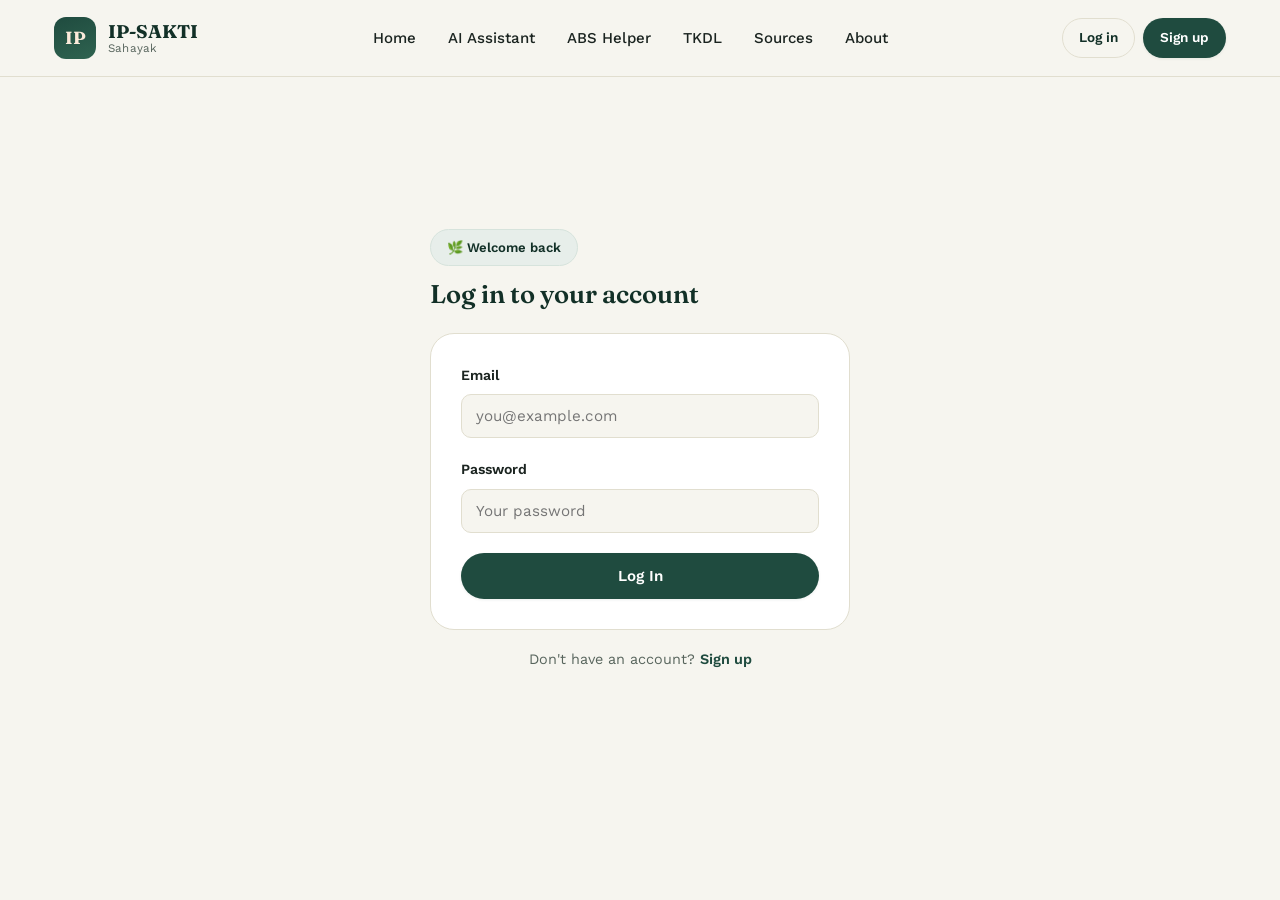
<file: frontend/pages/login.html>
<!DOCTYPE html>
<html lang="en">
<head>
<meta charset="UTF-8">
<meta name="viewport" content="width=device-width, initial-scale=1.0">
<title>Log In — IP-SAKTI Sahayak</title>
<meta name="description" content="Log in to IP-SAKTI Sahayak to access the AI Assistant and your chat history.">
<link rel="stylesheet" href="../css/style.css">
<link rel="stylesheet" href="../css/components.css">
<link rel="stylesheet" href="../css/responsive.css">
</head>
<body>
<a href="#main" class="skip-link">Skip to main content</a>

<header class="site-header">
  <nav class="navbar container" aria-label="Primary">
    <a href="../index.html" class="brand">
      <span class="brand-mark" aria-hidden="true">IP</span>
      <span class="brand-text">
        <span class="brand-primary">IP-SAKTI</span>
        <span class="brand-secondary">Sahayak</span>
      </span>
    </a>
    <ul class="nav-links" id="navLinks">
      <li><a href="../index.html">Home</a></li>
      <li><a href="chat.html">AI Assistant</a></li>
      <li><a href="abs.html">ABS Helper</a></li>
      <li><a href="tkdl.html">TKDL</a></li>
      <li><a href="sources.html">Sources</a></li>
      <li><a href="about.html">About</a></li>
    </ul>
    <div class="nav-tools" id="navTools"></div>
    <button class="nav-toggle" id="navToggle" aria-expanded="false" aria-controls="navLinks" aria-label="Toggle menu">
      <span></span><span></span><span></span>
    </button>
  </nav>
</header>

<main id="main">
  <div class="auth-page">
    <div class="auth-card">
      <span class="badge">🌿 Welcome back</span>
      <h1 style="margin:14px 0 24px; font-size:1.6rem;">Log in to your account</h1>

      <div class="auth-error" id="authError"></div>

      <form class="panel" id="loginForm">
        <div class="field">
          <label for="loginEmail">Email</label>
          <input type="email" id="loginEmail" class="input" placeholder="you@example.com" required autocomplete="email">
        </div>

        <div class="field">
          <label for="loginPassword">Password</label>
          <input type="password" id="loginPassword" class="input" placeholder="Your password" required autocomplete="current-password">
        </div>

        <button type="submit" class="btn btn-primary btn-block" id="loginSubmit">Log In</button>
      </form>

      <p class="auth-switch">Don't have an account? <a href="signup.html">Sign up</a></p>
    </div>
  </div>
</main>

<script src="../js/auth.js"></script>
<script src="../js/app.js"></script>
<script>
(function () {
  'use strict';

  document.addEventListener('DOMContentLoaded', function () {

    if (window.IPSaktiAuth && window.IPSaktiAuth.isLoggedIn()) {
      window.location.href = 'chat.html';
      return;
    }

    var form = document.getElementById('loginForm');
    var submitBtn = document.getElementById('loginSubmit');
    var errorBox = document.getElementById('authError');

    function showError(message) {
      errorBox.textContent = message;
      errorBox.classList.add('visible');
    }

    function hideError() {
      errorBox.classList.remove('visible');
    }

    function getNextUrl() {
      var params = new URLSearchParams(window.location.search);
      var next = params.get('next');
      return next || 'chat.html';
    }

    form.addEventListener('submit', function (e) {
      e.preventDefault();
      hideError();

      var email = document.getElementById('loginEmail').value.trim();
      var password = document.getElementById('loginPassword').value;

      submitBtn.disabled = true;
      submitBtn.textContent = 'Logging in...';

      window.IPSaktiAuth.login(email, password)
        .then(function () {
          window.location.href = getNextUrl();
        })
        .catch(function (error) {
          showError(error.message || 'Unable to log in. Please try again.');
        })
        .finally(function () {
          submitBtn.disabled = false;
          submitBtn.textContent = 'Log In';
        });
    });
  });
})();
</script>
</body>
</html>
</file>
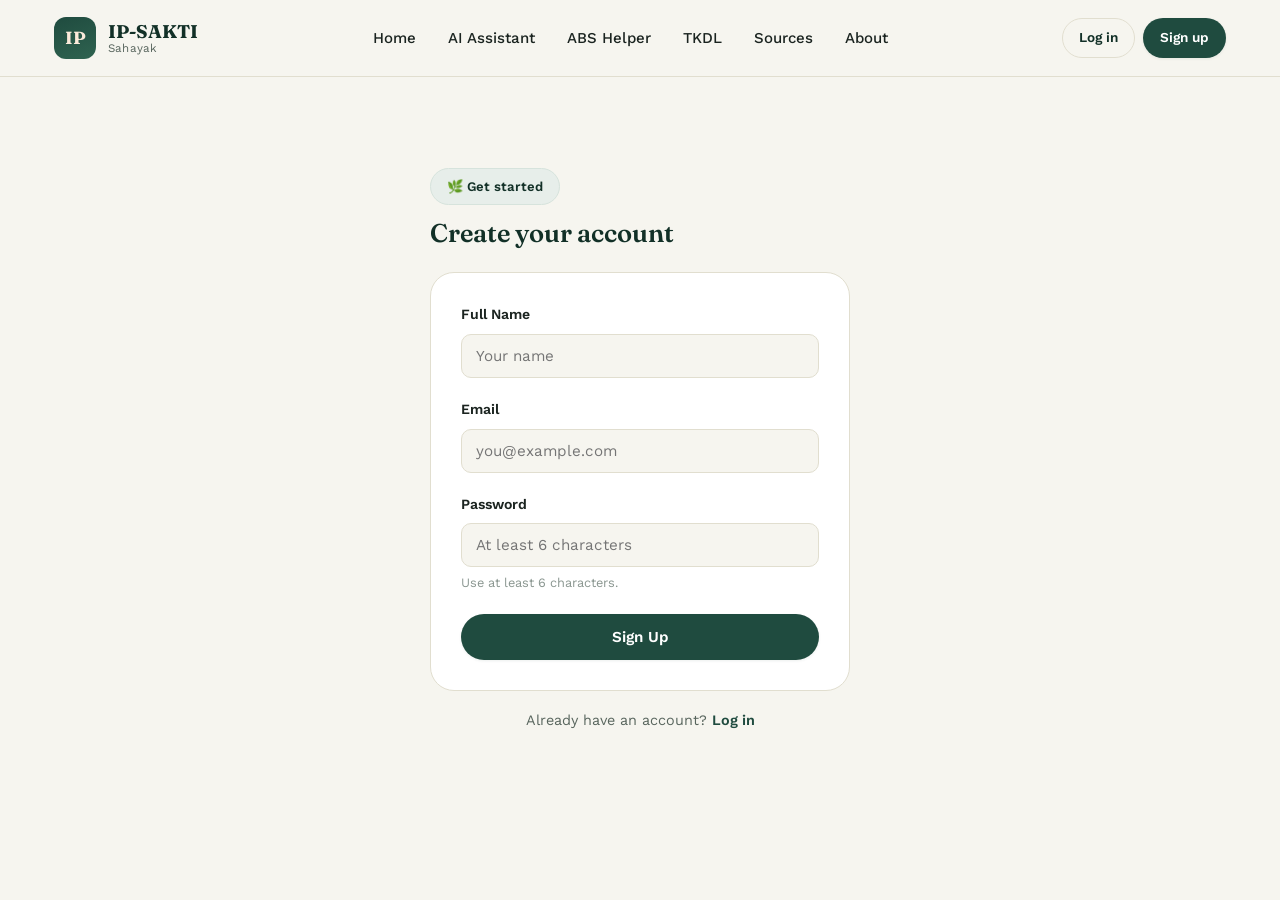
<file: frontend/pages/signup.html>
<!DOCTYPE html>
<html lang="en">
<head>
<meta charset="UTF-8">
<meta name="viewport" content="width=device-width, initial-scale=1.0">
<title>Sign Up — IP-SAKTI Sahayak</title>
<meta name="description" content="Create an IP-SAKTI Sahayak account to access the AI Assistant and save your chat history.">
<link rel="stylesheet" href="../css/style.css">
<link rel="stylesheet" href="../css/components.css">
<link rel="stylesheet" href="../css/responsive.css">
</head>
<body>
<a href="#main" class="skip-link">Skip to main content</a>

<header class="site-header">
  <nav class="navbar container" aria-label="Primary">
    <a href="../index.html" class="brand">
      <span class="brand-mark" aria-hidden="true">IP</span>
      <span class="brand-text">
        <span class="brand-primary">IP-SAKTI</span>
        <span class="brand-secondary">Sahayak</span>
      </span>
    </a>
    <ul class="nav-links" id="navLinks">
      <li><a href="../index.html">Home</a></li>
      <li><a href="chat.html">AI Assistant</a></li>
      <li><a href="abs.html">ABS Helper</a></li>
      <li><a href="tkdl.html">TKDL</a></li>
      <li><a href="sources.html">Sources</a></li>
      <li><a href="about.html">About</a></li>
    </ul>
    <div class="nav-tools" id="navTools"></div>
    <button class="nav-toggle" id="navToggle" aria-expanded="false" aria-controls="navLinks" aria-label="Toggle menu">
      <span></span><span></span><span></span>
    </button>
  </nav>
</header>

<main id="main">
  <div class="auth-page">
    <div class="auth-card">
      <span class="badge">🌿 Get started</span>
      <h1 style="margin:14px 0 24px; font-size:1.6rem;">Create your account</h1>

      <div class="auth-error" id="authError"></div>

      <form class="panel" id="signupForm">
        <div class="field">
          <label for="signupName">Full Name</label>
          <input type="text" id="signupName" class="input" placeholder="Your name" required autocomplete="name">
        </div>

        <div class="field">
          <label for="signupEmail">Email</label>
          <input type="email" id="signupEmail" class="input" placeholder="you@example.com" required autocomplete="email">
        </div>

        <div class="field">
          <label for="signupPassword">Password</label>
          <input type="password" id="signupPassword" class="input" placeholder="At least 6 characters" required minlength="6" autocomplete="new-password">
          <p class="hint">Use at least 6 characters.</p>
        </div>

        <button type="submit" class="btn btn-primary btn-block" id="signupSubmit">Sign Up</button>
      </form>

      <p class="auth-switch">Already have an account? <a href="login.html">Log in</a></p>
    </div>
  </div>
</main>

<script src="../js/auth.js"></script>
<script src="../js/app.js"></script>
<script>
(function () {
  'use strict';

  document.addEventListener('DOMContentLoaded', function () {

    if (window.IPSaktiAuth && window.IPSaktiAuth.isLoggedIn()) {
      window.location.href = 'chat.html';
      return;
    }

    var form = document.getElementById('signupForm');
    var submitBtn = document.getElementById('signupSubmit');
    var errorBox = document.getElementById('authError');

    function showError(message) {
      errorBox.textContent = message;
      errorBox.classList.add('visible');
    }

    function hideError() {
      errorBox.classList.remove('visible');
    }

    form.addEventListener('submit', function (e) {
      e.preventDefault();
      hideError();

      var name = document.getElementById('signupName').value.trim();
      var email = document.getElementById('signupEmail').value.trim();
      var password = document.getElementById('signupPassword').value;

      if (password.length < 6) {
        showError('Password must be at least 6 characters long.');
        return;
      }

      submitBtn.disabled = true;
      submitBtn.textContent = 'Creating account...';

      window.IPSaktiAuth.signup(name, email, password)
        .then(function () {
          window.location.href = 'chat.html';
        })
        .catch(function (error) {
          showError(error.message || 'Unable to create account. Please try again.');
        })
        .finally(function () {
          submitBtn.disabled = false;
          submitBtn.textContent = 'Sign Up';
        });
    });
  });
})();
</script>
</body>
</html>
</file>
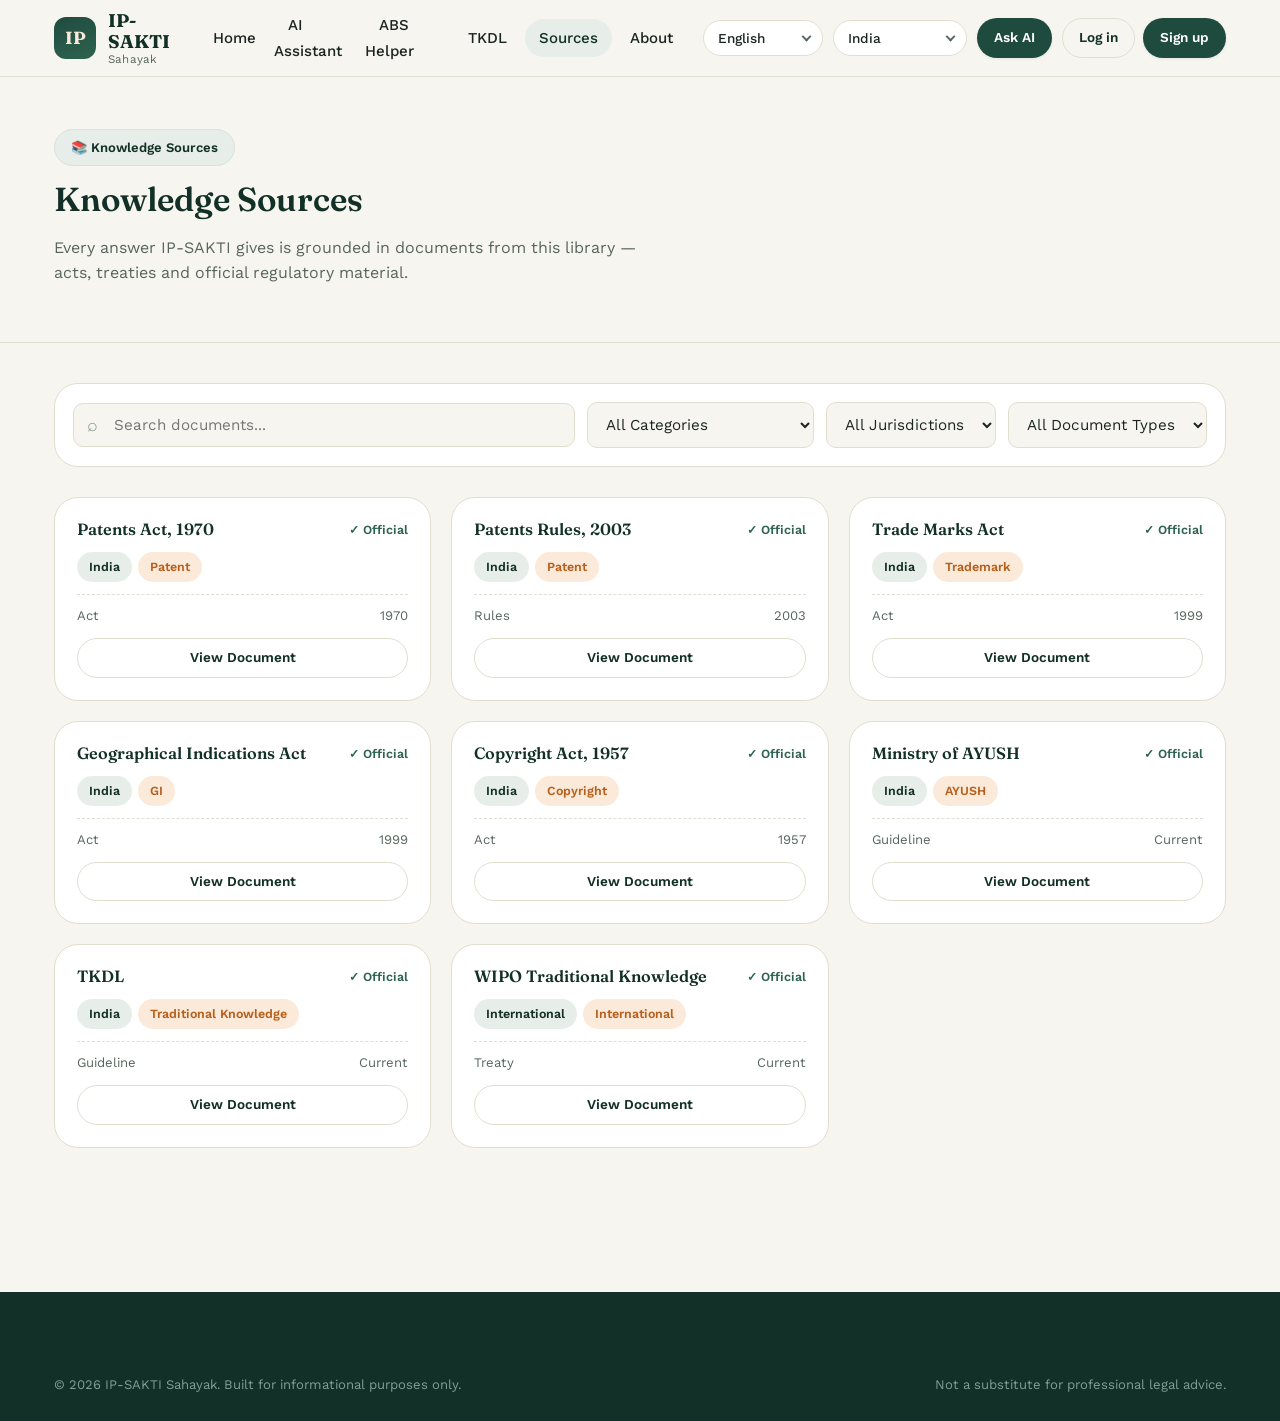
<file: frontend/pages/sources.html>
<!DOCTYPE html>
<html lang="en">
<head>
<meta charset="UTF-8">
<meta name="viewport" content="width=device-width, initial-scale=1.0">
<title>Knowledge Sources — IP-SAKTI Sahayak</title>
<meta name="description" content="Browse the authoritative documents, acts and treaties that ground IP-SAKTI Sahayak's answers.">
<link rel="stylesheet" href="../css/style.css">
<link rel="stylesheet" href="../css/components.css">
<link rel="stylesheet" href="../css/responsive.css">
</head>
<body>
<a href="#main" class="skip-link">Skip to main content</a>

<header class="site-header">
  <nav class="navbar container" aria-label="Primary">
    <a href="../index.html" class="brand">
      <span class="brand-mark" aria-hidden="true">IP</span>
      <span class="brand-text">
        <span class="brand-primary">IP-SAKTI</span>
        <span class="brand-secondary">Sahayak</span>
      </span>
    </a>
    <ul class="nav-links" id="navLinks">
      <li><a href="../index.html">Home</a></li>
      <li><a href="chat.html">AI Assistant</a></li>
      <li><a href="abs.html">ABS Helper</a></li>
      <li><a href="tkdl.html">TKDL</a></li>
      <li><a href="sources.html" aria-current="page">Sources</a></li>
      <li><a href="about.html">About</a></li>
    </ul>
    <div class="nav-tools" id="navTools">
      <div class="selector">
        <label class="visually-hidden" for="langSelect">Language</label>
        <select id="langSelect" data-role="language-select">
          <option value="en">English</option>
          <option value="hi">हिन्दी</option>
          <option value="ur">اردو</option>
          <option value="bho">भोजपुरी</option>
          <option value="mai">मैथिली</option>
          <option value="mag">मगही</option>
        </select>
      </div>
      <div class="selector">
        <label class="visually-hidden" for="jurisSelect">Jurisdiction</label>
        <select id="jurisSelect" data-role="jurisdiction-select">
          <option value="india">India</option>
          <option value="international">International</option>
        </select>
      </div>
      <a href="chat.html" class="btn btn-primary btn-sm">Ask AI</a>
    </div>
    <button class="nav-toggle" id="navToggle" aria-expanded="false" aria-controls="navLinks" aria-label="Toggle menu">
      <span></span><span></span><span></span>
    </button>
  </nav>
</header>

<main id="main">
  <section class="page-hero">
    <div class="container">
      <span class="badge">📚 Knowledge Sources</span>
      <h1 style="margin-top:14px;">Knowledge Sources</h1>
      <p>Every answer IP-SAKTI gives is grounded in documents from this library — acts, treaties and official regulatory material.</p>
    </div>
  </section>

  <section class="section" style="padding-top:40px;">
    <div class="container">

      <div class="filter-bar">
        <div class="search-field">
          <input type="text" class="input" id="sourceSearch" placeholder="Search documents...">
        </div>
        <select class="select" id="filterCategory">
          <option value="">All Categories</option>
          <option value="Patent">Patent</option>
          <option value="Trademark">Trademark</option>
          <option value="Copyright">Copyright</option>
          <option value="GI">Geographical Indication</option>
          <option value="Biodiversity">Biodiversity</option>
          <option value="AYUSH">AYUSH</option>
          <option value="Traditional Knowledge">Traditional Knowledge</option>
          <option value="International">International Treaty</option>
        </select>
        <select class="select" id="filterJurisdiction">
          <option value="">All Jurisdictions</option>
          <option value="India">India</option>
          <option value="International">International</option>
        </select>
        <select class="select" id="filterType">
          <option value="">All Document Types</option>
          <option value="Act">Act</option>
          <option value="Treaty">Treaty</option>
          <option value="Guideline">Guideline</option>
          <option value="Protocol">Protocol</option>
        </select>
      </div>

      <div class="card-grid" id="sourceGrid">
        <!-- populated by sources.js -->
      </div>

      <div id="sourceEmptyState" style="display:none; margin-top:24px;">
        <div class="state-box">
          <div class="state-icon">🔍</div>
          <h4>No documents found</h4>
          <p>Try adjusting your search or filters.</p>
        </div>
      </div>

    </div>
  </section>
</main>

<!-- ============ SOURCE CARD TEMPLATE ============ -->
<template id="sourceCardTemplate">
  <div class="source-card">
    <div class="card-top">
      <h3 data-field="name"></h3>
      <span class="source-official">✓ Official</span>
    </div>
    <div class="tag-row">
      <span class="tag" data-field="jurisdiction"></span>
      <span class="tag tag-accent" data-field="category"></span>
    </div>
    <div class="meta-row">
      <span data-field="type"></span>
      <span data-field="version"></span>
    </div>
    <a href="#" class="btn btn-outline btn-sm" data-field="link" target="_blank" rel="noopener">View Document</a>
  </div>
</template>

<footer class="site-footer">
  <div class="container">
    <div class="footer-bottom">
      <span>© 2026 IP-SAKTI Sahayak. Built for informational purposes only.</span>
      <span>Not a substitute for professional legal advice.</span>
    </div>
  </div>
</footer>

<script src="../js/language.js"></script>
<script src="../js/api.js"></script>
<script src="../js/sources.js"></script>
<script src="../js/auth.js"></script>
<script src="../js/app.js"></script>
</body>
</html>
</file>
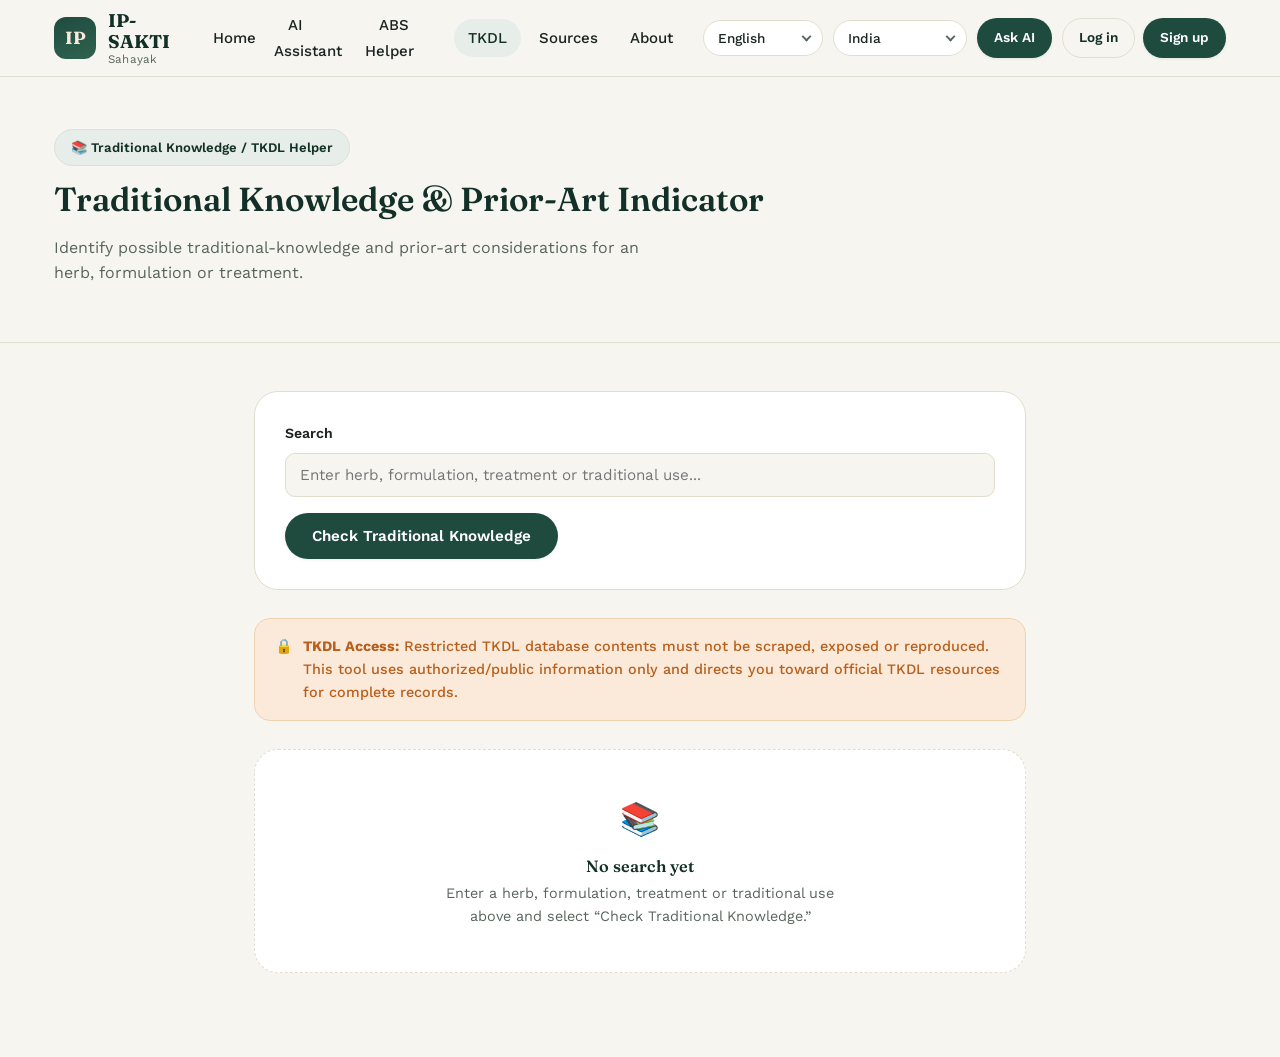
<file: frontend/pages/tkdl.html>
<!DOCTYPE html>
<html lang="en">
<head>
<meta charset="UTF-8">
<meta name="viewport" content="width=device-width, initial-scale=1.0">
<title>Traditional Knowledge / TKDL Helper — IP-SAKTI Sahayak</title>
<meta name="description" content="Identify possible traditional knowledge and prior-art considerations for Ayurveda formulations.">
<link rel="stylesheet" href="../css/style.css">
<link rel="stylesheet" href="../css/components.css">
<link rel="stylesheet" href="../css/responsive.css">
</head>
<body>
<a href="#main" class="skip-link">Skip to main content</a>

<header class="site-header">
  <nav class="navbar container" aria-label="Primary">
    <a href="../index.html" class="brand">
      <span class="brand-mark" aria-hidden="true">IP</span>
      <span class="brand-text">
        <span class="brand-primary">IP-SAKTI</span>
        <span class="brand-secondary">Sahayak</span>
      </span>
    </a>
    <ul class="nav-links" id="navLinks">
      <li><a href="../index.html">Home</a></li>
      <li><a href="chat.html">AI Assistant</a></li>
      <li><a href="abs.html">ABS Helper</a></li>
      <li><a href="tkdl.html" aria-current="page">TKDL</a></li>
      <li><a href="sources.html">Sources</a></li>
      <li><a href="about.html">About</a></li>
    </ul>
    <div class="nav-tools" id="navTools">
      <div class="selector">
        <label class="visually-hidden" for="langSelect">Language</label>
        <select id="langSelect" data-role="language-select">
          <option value="en">English</option>
          <option value="hi">हिन्दी</option>
          <option value="ur">اردو</option>
          <option value="bho">भोजपुरी</option>
          <option value="mai">मैथिली</option>
          <option value="mag">मगही</option>
        </select>
      </div>
      <div class="selector">
        <label class="visually-hidden" for="jurisSelect">Jurisdiction</label>
        <select id="jurisSelect" data-role="jurisdiction-select">
          <option value="india">India</option>
          <option value="international">International</option>
        </select>
      </div>
      <a href="chat.html" class="btn btn-primary btn-sm">Ask AI</a>
    </div>
    <button class="nav-toggle" id="navToggle" aria-expanded="false" aria-controls="navLinks" aria-label="Toggle menu">
      <span></span><span></span><span></span>
    </button>
  </nav>
</header>

<main id="main">
  <section class="page-hero">
    <div class="container">
      <span class="badge">📚 Traditional Knowledge / TKDL Helper</span>
      <h1 style="margin-top:14px;">Traditional Knowledge &amp; Prior-Art Indicator</h1>
      <p>Identify possible traditional-knowledge and prior-art considerations for an herb, formulation or treatment.</p>
    </div>
  </section>

  <section class="section" style="padding-top:48px;">
    <div class="container" style="max-width:820px;">

      <form class="panel" id="tkdlForm" style="margin-bottom:28px;">
        <div class="field" style="margin-bottom:16px;">
          <label for="tkdlQuery">Search</label>
          <input type="text" id="tkdlQuery" class="input" placeholder="Enter herb, formulation, treatment or traditional use..." required>
        </div>
        <button type="submit" class="btn btn-primary" id="tkdlSubmit">Check Traditional Knowledge</button>
      </form>

      <div class="notice-strip" style="margin-bottom:28px;">
        <span aria-hidden="true">🔒</span>
        <span><strong>TKDL Access:</strong> Restricted TKDL database contents must not be scraped, exposed or reproduced. This tool uses authorized/public information only and directs you toward official TKDL resources for complete records.</span>
      </div>

      <div id="tkdlResultArea">
        <div class="state-box">
          <div class="state-icon">📚</div>
          <h4>No search yet</h4>
          <p>Enter a herb, formulation, treatment or traditional use above and select “Check Traditional Knowledge.”</p>
        </div>
      </div>

    </div>
  </section>
</main>

<!-- ============ RESULT TEMPLATE ============ -->
<template id="tkdlResultTemplate">
  <div class="result-card">
    <div class="result-section">
      <h4 class="eyebrow-primary">Traditional Knowledge Indicator</h4>
      <p class="result-lead" data-field="summary"></p>
    </div>
    <div class="result-section">
      <h4>Potential Relevance</h4>
      <div class="result-meta-row">
        <span class="tag" data-field="relevance"></span>
        <span class="tag tag-accent" data-field="category"></span>
      </div>
    </div>
    <div class="result-section">
      <h4>Relevant Source</h4>
      <div data-field="sources"></div>
    </div>
    <div class="result-section">
      <h4>Confidence</h4>
      <div class="confidence-block">
        <div class="confidence-top">
          <span class="confidence-value" data-field="confidenceValue">—</span>
          <span class="confidence-level" data-field="confidenceLevel">—</span>
        </div>
        <div class="confidence-bar" data-field="confidenceBar"><span style="width:0%;"></span></div>
      </div>
    </div>
    <div class="result-section">
      <div class="disclaimer">
        <span aria-hidden="true">⚠️</span>
        <span>This indicator is informational only. Consult the official TKDL access mechanism for authoritative prior-art search.</span>
      </div>
    </div>
  </div>
</template>

<script src="../js/language.js"></script>
<script src="../js/api.js"></script>
<script src="../js/tkdl.js"></script>
<script src="../js/auth.js"></script>
<script src="../js/app.js"></script>
</body>
</html>
</file>
<file: frontend/css/style.css>
/* ==========================================================================
   IP-SAKTI Sahayak — Core Styles
   Design language: Indian institutional trust + Ayurveda + AI
   ========================================================================== */

@import url('https://fonts.googleapis.com/css2?family=Fraunces:opsz,wght@9..144,400;9..144,500;9..144,600;9..144,700&family=Work+Sans:wght@400;500;600;700&display=swap');

:root {
  /* Color */
  --color-primary: #1F4B3F;
  --color-primary-dark: #123027;
  --color-primary-light: #2F6350;
  --color-primary-tint: #E7EEEA;
  --color-accent: #E07B2D;
  --color-accent-dark: #B85F1B;
  --color-accent-tint: #FBEADA;
  --color-bg: #F6F5EF;
  --color-bg-alt: #EFEEE4;
  --color-surface: #FFFFFF;
  --color-border: #E1DECF;
  --color-text: #1B2420;
  --color-text-muted: #58655D;
  --color-text-faint: #8A9690;
  --color-success: #2F6350;
  --color-warning: #B65C1F;
  --color-danger: #A83226;
  --color-danger-tint: #F7E4E0;

  /* Type */
  --font-serif: 'Fraunces', Georgia, serif;
  --font-sans: 'Work Sans', -apple-system, BlinkMacSystemFont, 'Segoe UI', sans-serif;

  /* Radius / shadow */
  --radius-sm: 10px;
  --radius-md: 16px;
  --radius-lg: 24px;
  --radius-pill: 999px;
  --shadow-sm: 0 1px 3px rgba(18, 48, 39, 0.08);
  --shadow-md: 0 10px 30px rgba(18, 48, 39, 0.10);
  --shadow-lg: 0 24px 60px rgba(18, 48, 39, 0.16);

  /* Layout */
  --container: 1220px;
  --nav-height: 76px;
}

/* ---------- Reset ---------- */
*, *::before, *::after { box-sizing: border-box; }
html { scroll-behavior: smooth; }
body {
  margin: 0;
  font-family: var(--font-sans);
  color: var(--color-text);
  background: var(--color-bg);
  line-height: 1.6;
  -webkit-font-smoothing: antialiased;
}
img { max-width: 100%; display: block; }
a { color: inherit; text-decoration: none; }
button { font-family: inherit; cursor: pointer; }
ul { margin: 0; padding: 0; list-style: none; }
h1, h2, h3, h4, h5 {
  font-family: var(--font-serif);
  color: var(--color-primary-dark);
  margin: 0 0 0.5em;
  line-height: 1.15;
  font-weight: 600;
}
p { margin: 0 0 1em; color: var(--color-text-muted); }

:focus-visible {
  outline: 3px solid var(--color-accent);
  outline-offset: 2px;
  border-radius: 4px;
}

.visually-hidden {
  position: absolute; width: 1px; height: 1px;
  padding: 0; margin: -1px; overflow: hidden;
  clip: rect(0,0,0,0); white-space: nowrap; border: 0;
}

.container {
  width: 100%;
  max-width: var(--container);
  margin: 0 auto;
  padding: 0 24px;
}

.skip-link {
  position: absolute;
  left: -999px;
  top: 0;
  background: var(--color-primary);
  color: #fff;
  padding: 10px 16px;
  border-radius: 0 0 8px 0;
  z-index: 1000;
}
.skip-link:focus { left: 0; }

/* Subtle ayurveda leaf motif used as background texture */
.leaf-motif {
  position: absolute;
  inset: 0;
  pointer-events: none;
  opacity: 0.06;
  background-image:
    radial-gradient(circle at 15% 20%, var(--color-primary) 0, transparent 2px),
    radial-gradient(circle at 85% 30%, var(--color-accent) 0, transparent 2px);
  background-size: 140px 140px;
}

/* ---------- Buttons ---------- */
.btn {
  display: inline-flex;
  align-items: center;
  justify-content: center;
  gap: 8px;
  padding: 13px 26px;
  font-size: 0.95rem;
  font-weight: 600;
  border-radius: var(--radius-pill);
  border: 1px solid transparent;
  transition: transform 0.15s ease, box-shadow 0.15s ease, background 0.15s ease;
  white-space: nowrap;
}
.btn:active { transform: translateY(1px); }
.btn-primary {
  background: var(--color-primary);
  color: #fff;
  box-shadow: var(--shadow-sm);
}
.btn-primary:hover { background: var(--color-primary-dark); box-shadow: var(--shadow-md); }
.btn-accent {
  background: var(--color-accent);
  color: #fff;
}
.btn-accent:hover { background: var(--color-accent-dark); }
.btn-outline {
  background: transparent;
  color: var(--color-primary-dark);
  border-color: var(--color-border);
}
.btn-outline:hover { border-color: var(--color-primary); background: var(--color-primary-tint); }
.btn-sm { padding: 8px 16px; font-size: 0.85rem; }
.btn-block { width: 100%; }
.btn[disabled] { opacity: 0.55; cursor: not-allowed; }

/* ---------- Badge / eyebrow ---------- */
.badge {
  display: inline-flex;
  align-items: center;
  gap: 8px;
  padding: 7px 16px;
  border-radius: var(--radius-pill);
  background: var(--color-primary-tint);
  color: var(--color-primary-dark);
  font-size: 0.82rem;
  font-weight: 600;
  border: 1px solid #D6E3DC;
}
.badge .dot {
  width: 7px; height: 7px; border-radius: 50%;
  background: var(--color-accent);
}

/* ---------- Navbar ---------- */
.site-header {
  position: sticky;
  top: 0;
  z-index: 500;
  background: rgba(246, 245, 239, 0.92);
  backdrop-filter: blur(10px);
  border-bottom: 1px solid var(--color-border);
}
.navbar {
  height: var(--nav-height);
  display: flex;
  align-items: center;
  justify-content: space-between;
  gap: 16px;
}
.brand {
  display: flex;
  align-items: center;
  gap: 12px;
}
.brand-mark {
  width: 42px; height: 42px;
  border-radius: 12px;
  background: linear-gradient(160deg, var(--color-primary) 0%, var(--color-primary-light) 100%);
  display: flex; align-items: center; justify-content: center;
  color: var(--color-accent-tint);
  font-family: var(--font-serif);
  font-weight: 700;
  font-size: 1.1rem;
  flex-shrink: 0;
}
.brand-text { display: flex; flex-direction: column; line-height: 1.15; }
.brand-text .brand-primary {
  font-family: var(--font-serif);
  font-weight: 700;
  font-size: 1.15rem;
  color: var(--color-primary-dark);
}
.brand-text .brand-secondary {
  font-size: 0.72rem;
  letter-spacing: 0.02em;
  color: var(--color-text-muted);
}

.nav-links {
  display: flex;
  align-items: center;
  gap: 4px;
}
.nav-links a {
  padding: 10px 14px;
  border-radius: var(--radius-pill);
  font-size: 0.94rem;
  font-weight: 500;
  color: var(--color-text);
  transition: background 0.15s ease, color 0.15s ease;
}
.nav-links a:hover, .nav-links a[aria-current="page"] {
  background: var(--color-primary-tint);
  color: var(--color-primary-dark);
}

.nav-tools {
  display: flex;
  align-items: center;
  gap: 10px;
}

.auth-nav {
  display: flex;
  align-items: center;
  gap: 8px;
}

.auth-nav-name {
  font-size: 0.85rem;
  font-weight: 600;
  color: var(--color-primary-dark);
  padding: 0 4px;
  white-space: nowrap;
  max-width: 120px;
  overflow: hidden;
  text-overflow: ellipsis;
}

.auth-page {
  min-height: calc(100vh - 140px);
  display: flex;
  align-items: center;
  justify-content: center;
  padding: 48px 16px;
}

.auth-card {
  width: 100%;
  max-width: 420px;
}

.auth-card .panel {
  margin: 0;
}

.auth-switch {
  text-align: center;
  font-size: 0.9rem;
  color: var(--color-text-muted);
  margin-top: 18px;
}

.auth-switch a {
  color: var(--color-primary);
  font-weight: 600;
}

.auth-error {
  background: var(--color-danger-tint);
  color: var(--color-danger);
  border: 1px solid #E7B9B0;
  border-radius: 8px;
  padding: 10px 14px;
  font-size: 0.88rem;
  margin-bottom: 18px;
  display: none;
}

.auth-error.visible {
  display: block;
}

.selector {
  position: relative;
}
.selector select {
  appearance: none;
  font-family: inherit;
  font-size: 0.85rem;
  font-weight: 500;
  padding: 9px 32px 9px 14px;
  border-radius: var(--radius-pill);
  border: 1px solid var(--color-border);
  background: var(--color-surface);
  color: var(--color-text);
}
.selector::after {
  content: "";
  position: absolute;
  right: 13px; top: 50%;
  width: 7px; height: 7px;
  border-right: 2px solid var(--color-text-muted);
  border-bottom: 2px solid var(--color-text-muted);
  transform: translateY(-70%) rotate(45deg);
  pointer-events: none;
}

.nav-toggle {
  display: none;
  background: none;
  border: 1px solid var(--color-border);
  border-radius: var(--radius-sm);
  padding: 9px 11px;
}
.nav-toggle span {
  display: block;
  width: 20px; height: 2px;
  background: var(--color-primary-dark);
  margin: 4px 0;
  border-radius: 2px;
}

/* ---------- Hero ---------- */
.hero {
  position: relative;
  padding: 72px 0 88px;
  overflow: hidden;
}
.hero-grid {
  display: grid;
  grid-template-columns: 1.05fr 0.95fr;
  gap: 56px;
  align-items: center;
  position: relative;
  z-index: 1;
}
.hero h1 {
  font-size: clamp(2.1rem, 3.6vw, 3.1rem);
  margin-bottom: 0.45em;
  max-width: 15ch;
}
.hero-desc {
  max-width: 52ch;
  font-size: 1.05rem;
}
.hero-badge { margin-bottom: 22px; }
.hero-actions {
  display: flex;
  gap: 14px;
  margin-top: 30px;
  flex-wrap: wrap;
}
.hero-stats {
  display: flex;
  gap: 34px;
  margin-top: 44px;
  padding-top: 28px;
  border-top: 1px solid var(--color-border);
}
.hero-stat .num {
  font-family: var(--font-serif);
  font-size: 1.6rem;
  color: var(--color-primary-dark);
  font-weight: 700;
}
.hero-stat .label {
  font-size: 0.82rem;
  color: var(--color-text-muted);
}

/* Workflow visual */
.workflow-card {
  background: var(--color-surface);
  border: 1px solid var(--color-border);
  border-radius: var(--radius-lg);
  padding: 28px;
  box-shadow: var(--shadow-lg);
  position: relative;
}
.workflow-card::before {
  content: "";
  position: absolute;
  top: -10px; right: -10px;
  width: 56px; height: 56px;
  background: var(--color-accent-tint);
  border-radius: 50%;
  z-index: -1;
}
.workflow-title {
  font-size: 0.78rem;
  font-weight: 600;
  color: var(--color-text-muted);
  margin-bottom: 18px;
}
.workflow-steps { display: flex; flex-direction: column; }
.workflow-step {
  display: flex;
  align-items: center;
  gap: 14px;
  padding: 13px 16px;
  border-radius: var(--radius-md);
  background: var(--color-bg);
  border: 1px solid var(--color-border);
}
.workflow-step .step-icon {
  width: 34px; height: 34px;
  border-radius: 10px;
  background: var(--color-primary-tint);
  display: flex; align-items: center; justify-content: center;
  color: var(--color-primary-dark);
  flex-shrink: 0;
  font-size: 1rem;
}
.workflow-step strong { display: block; font-size: 0.92rem; color: var(--color-text); }
.workflow-step span { font-size: 0.78rem; color: var(--color-text-muted); }
.workflow-step.final {
  background: var(--color-primary);
  border-color: var(--color-primary);
}
.workflow-step.final strong, .workflow-step.final span { color: #fff; }
.workflow-step.final .step-icon { background: rgba(255,255,255,0.18); color: #fff; }
.workflow-arrow {
  align-self: center;
  color: var(--color-text-faint);
  font-size: 1.1rem;
  padding: 4px 0;
}

/* ---------- Section shared ---------- */
.section { padding: 84px 0; }
.section-bg-alt { background: var(--color-bg-alt); }
.section-head {
  max-width: 640px;
  margin: 0 auto 48px;
  text-align: center;
}
.section-head h2 { font-size: clamp(1.6rem, 2.6vw, 2.15rem); }
.section-head p { font-size: 1.02rem; }

/* ---------- Feature cards ---------- */
.feature-grid {
  display: grid;
  grid-template-columns: repeat(3, 1fr);
  gap: 22px;
}
.feature-card {
  background: var(--color-surface);
  border: 1px solid var(--color-border);
  border-radius: var(--radius-lg);
  padding: 30px 26px;
  transition: box-shadow 0.2s ease, transform 0.2s ease;
}
.feature-card:hover { box-shadow: var(--shadow-md); transform: translateY(-3px); }
.feature-icon {
  width: 48px; height: 48px;
  border-radius: 14px;
  background: var(--color-primary-tint);
  display: flex; align-items: center; justify-content: center;
  font-size: 1.35rem;
  margin-bottom: 18px;
}
.feature-card h3 { font-size: 1.12rem; margin-bottom: 8px; }
.feature-card p { font-size: 0.93rem; margin-bottom: 18px; }
.feature-link {
  font-size: 0.88rem;
  font-weight: 600;
  color: var(--color-primary);
  display: inline-flex;
  align-items: center;
  gap: 6px;
}

/* ---------- Timeline (how it works) ---------- */
.timeline {
  display: grid;
  grid-template-columns: repeat(5, 1fr);
  gap: 18px;
  position: relative;
}
.timeline::before {
  content: "";
  position: absolute;
  top: 26px; left: 6%; right: 6%;
  height: 2px;
  background: var(--color-border);
}
.timeline-step {
  position: relative;
  background: var(--color-surface);
  border: 1px solid var(--color-border);
  border-radius: var(--radius-md);
  padding: 22px 18px 20px;
  text-align: left;
}
.timeline-index {
  width: 44px; height: 44px;
  border-radius: 50%;
  background: var(--color-primary);
  color: #fff;
  display: flex; align-items: center; justify-content: center;
  font-family: var(--font-serif);
  font-weight: 700;
  margin-bottom: 16px;
  position: relative;
  z-index: 1;
}
.timeline-step h4 { font-size: 0.98rem; margin-bottom: 6px; }
.timeline-step p { font-size: 0.85rem; margin: 0; }

/* ---------- India / International ---------- */
.jurisdiction-grid {
  display: grid;
  grid-template-columns: 1fr 1fr;
  gap: 24px;
}
.jurisdiction-card {
  background: var(--color-surface);
  border: 1px solid var(--color-border);
  border-radius: var(--radius-lg);
  padding: 30px;
}
.jurisdiction-card h3 {
  display: flex;
  align-items: center;
  gap: 10px;
  font-size: 1.2rem;
}
.jurisdiction-flag {
  width: 30px; height: 30px;
  border-radius: 8px;
  display: flex; align-items: center; justify-content: center;
  font-size: 0.95rem;
  background: var(--color-primary-tint);
}
.jurisdiction-card ul { margin-top: 16px; }
.jurisdiction-card li {
  display: flex;
  align-items: baseline;
  gap: 10px;
  padding: 8px 0;
  border-bottom: 1px dashed var(--color-border);
  font-size: 0.93rem;
  color: var(--color-text);
}
.jurisdiction-card li:last-child { border-bottom: none; }
.jurisdiction-card li::before {
  content: "";
  width: 6px; height: 6px;
  border-radius: 50%;
  background: var(--color-accent);
  flex-shrink: 0;
}

.notice-strip {
  margin-top: 26px;
  padding: 16px 20px;
  border-radius: var(--radius-md);
  background: var(--color-accent-tint);
  border: 1px solid #F0D3AE;
  color: var(--color-accent-dark);
  font-size: 0.9rem;
  font-weight: 500;
  display: flex;
  gap: 10px;
  align-items: flex-start;
}

/* ---------- CTA band ---------- */
.cta-band {
  background: var(--color-primary);
  border-radius: var(--radius-lg);
  padding: 56px;
  display: flex;
  align-items: center;
  justify-content: space-between;
  gap: 30px;
  flex-wrap: wrap;
}
.cta-band h2 { color: #fff; margin-bottom: 6px; }
.cta-band p { color: #CFE1D8; margin: 0; }

/* ---------- Footer ---------- */
.site-footer {
  background: var(--color-primary-dark);
  color: #CFE1D8;
  padding: 60px 0 26px;
  margin-top: 60px;
}
.footer-grid {
  display: grid;
  grid-template-columns: 1.4fr 1fr 1fr 1fr;
  gap: 40px;
  padding-bottom: 34px;
  border-bottom: 1px solid rgba(255,255,255,0.12);
}
.footer-brand p { color: #A9C4B8; font-size: 0.92rem; max-width: 32ch; }
.footer-col h5 {
  color: #fff;
  font-family: var(--font-sans);
  font-size: 0.86rem;
  letter-spacing: 0.01em;
  margin-bottom: 14px;
  font-weight: 600;
}
.footer-col a, .footer-col p {
  display: block;
  color: #A9C4B8;
  font-size: 0.9rem;
  margin-bottom: 10px;
}
.footer-col a:hover { color: #fff; }
.footer-bottom {
  display: flex;
  justify-content: space-between;
  align-items: center;
  padding-top: 22px;
  font-size: 0.82rem;
  color: #7FA093;
  flex-wrap: wrap;
  gap: 10px;
}

/* ---------- Disclaimer chip (shared component look, base) ---------- */
.disclaimer {
  display: flex;
  gap: 10px;
  align-items: flex-start;
  padding: 14px 16px;
  border-radius: var(--radius-md);
  background: var(--color-accent-tint);
  border: 1px solid #F0D3AE;
  color: #7A4413;
  font-size: 0.85rem;
}

/* ---------- Page hero (inner pages) ---------- */
.page-hero {
  padding: 52px 0 40px;
  border-bottom: 1px solid var(--color-border);
}
.page-hero h1 { font-size: clamp(1.6rem, 2.6vw, 2.2rem); }
.page-hero p { max-width: 62ch; }
</file>
<file: frontend/css/components.css>
/* ==========================================================================
   Shared components — forms, result cards, confidence, sources, tags
   ========================================================================== */

/* ---------- Generic panel/card ---------- */
.panel {
  background: var(--color-surface);
  border: 1px solid var(--color-border);
  border-radius: var(--radius-lg);
  padding: 30px;
}

/* ---------- Form elements ---------- */
.field { margin-bottom: 20px; }
.field label {
  display: block;
  font-size: 0.88rem;
  font-weight: 600;
  color: var(--color-text);
  margin-bottom: 8px;
}
.field .hint { font-size: 0.8rem; color: var(--color-text-faint); margin-top: 6px; }
.input, .textarea, .select {
  width: 100%;
  font-family: inherit;
  font-size: 0.95rem;
  padding: 12px 14px;
  border-radius: var(--radius-sm);
  border: 1px solid var(--color-border);
  background: var(--color-bg);
  color: var(--color-text);
  transition: border-color 0.15s ease, background 0.15s ease;
}
.input:focus, .textarea:focus, .select:focus {
  border-color: var(--color-primary);
  background: var(--color-surface);
}
.textarea { resize: vertical; min-height: 90px; }

.option-grid {
  display: grid;
  grid-template-columns: repeat(auto-fit, minmax(140px, 1fr));
  gap: 10px;
}
.option-pill {
  position: relative;
}
.option-pill input {
  position: absolute;
  opacity: 0;
  width: 100%; height: 100%;
  margin: 0;
  cursor: pointer;
}
.option-pill span {
  display: block;
  text-align: center;
  padding: 11px 10px;
  border-radius: var(--radius-sm);
  border: 1px solid var(--color-border);
  background: var(--color-bg);
  font-size: 0.88rem;
  font-weight: 500;
  transition: all 0.15s ease;
}
.option-pill input:checked + span {
  background: var(--color-primary);
  border-color: var(--color-primary);
  color: #fff;
}
.option-pill input:focus-visible + span {
  outline: 3px solid var(--color-accent);
  outline-offset: 2px;
}

/* ---------- Tags ---------- */
.tag {
  display: inline-flex;
  align-items: center;
  gap: 6px;
  padding: 5px 12px;
  border-radius: var(--radius-pill);
  font-size: 0.78rem;
  font-weight: 600;
  background: var(--color-primary-tint);
  color: var(--color-primary-dark);
}
.tag-accent { background: var(--color-accent-tint); color: var(--color-accent-dark); }

/* ---------- Confidence meter ---------- */
.confidence-block { margin-top: 4px; }
.confidence-top {
  display: flex;
  align-items: baseline;
  justify-content: space-between;
  margin-bottom: 8px;
}
.confidence-value {
  font-family: var(--font-serif);
  font-size: 1.5rem;
  font-weight: 700;
  color: var(--color-primary-dark);
}
.confidence-level {
  font-size: 0.8rem;
  font-weight: 600;
  padding: 4px 12px;
  border-radius: var(--radius-pill);
}
.confidence-level.high { background: #E1F1E7; color: var(--color-success); }
.confidence-level.medium { background: var(--color-accent-tint); color: var(--color-accent-dark); }
.confidence-level.low { background: var(--color-danger-tint); color: var(--color-danger); }
.confidence-bar {
  height: 10px;
  border-radius: var(--radius-pill);
  background: var(--color-bg-alt);
  overflow: hidden;
}
.confidence-bar > span {
  display: block;
  height: 100%;
  border-radius: var(--radius-pill);
  background: linear-gradient(90deg, var(--color-primary) 0%, var(--color-primary-light) 100%);
  transition: width 0.6s ease;
}
.confidence-bar.medium > span { background: linear-gradient(90deg, var(--color-accent-dark), var(--color-accent)); }
.confidence-bar.low > span { background: linear-gradient(90deg, var(--color-danger), #D46B5E); }

/* ---------- Answer / result card ---------- */
.result-card {
  background: var(--color-surface);
  border: 1px solid var(--color-border);
  border-radius: var(--radius-lg);
  overflow: hidden;
  box-shadow: var(--shadow-sm);
}
.result-section {
  padding: 22px 26px;
  border-bottom: 1px solid var(--color-border);
}
.result-section:last-child { border-bottom: none; }
.result-section h4 {
  font-family: var(--font-sans);
  font-size: 0.78rem;
  font-weight: 700;
  letter-spacing: 0.02em;
  color: var(--color-text-faint);
  margin-bottom: 10px;
}
.result-section h4.eyebrow-primary { color: var(--color-primary); }
.result-lead {
  font-size: 1rem;
  color: var(--color-text);
  margin: 0;
}
.result-meta-row {
  display: flex;
  flex-wrap: wrap;
  gap: 8px;
  margin-top: 12px;
}

.source-item {
  display: flex;
  gap: 12px;
  padding: 12px 14px;
  border-radius: var(--radius-sm);
  background: var(--color-bg);
  border: 1px solid var(--color-border);
  margin-bottom: 10px;
}
.source-item:last-child { margin-bottom: 0; }
.source-item .source-icon { font-size: 1.1rem; }
.source-item strong { display: block; font-size: 0.92rem; color: var(--color-text); }
.source-item span { font-size: 0.8rem; color: var(--color-text-muted); }
.source-item .source-actions { margin-left: auto; align-self: center; }

.result-actions {
  display: flex;
  flex-wrap: wrap;
  gap: 10px;
  padding: 18px 26px 24px;
}

/* ---------- Sources page cards ---------- */
.source-card {
  background: var(--color-surface);
  border: 1px solid var(--color-border);
  border-radius: var(--radius-lg);
  padding: 22px;
  display: flex;
  flex-direction: column;
  gap: 12px;
}
.source-card .card-top {
  display: flex;
  align-items: flex-start;
  justify-content: space-between;
  gap: 10px;
}
.source-card h3 { font-size: 1.02rem; margin: 0; }
.source-card .tag-row { display: flex; flex-wrap: wrap; gap: 6px; }
.source-card .meta-row {
  display: flex;
  justify-content: space-between;
  font-size: 0.82rem;
  color: var(--color-text-muted);
  padding-top: 10px;
  border-top: 1px dashed var(--color-border);
}
.source-official {
  display: inline-flex;
  align-items: center;
  gap: 6px;
  font-size: 0.78rem;
  color: var(--color-success);
  font-weight: 600;
}

.filter-bar {
  display: flex;
  flex-wrap: wrap;
  gap: 12px;
  align-items: center;
  margin-bottom: 30px;
  padding: 18px;
  background: var(--color-surface);
  border: 1px solid var(--color-border);
  border-radius: var(--radius-lg);
}
.filter-bar .select { width: auto; min-width: 160px; }
.filter-bar .search-field { flex: 1 1 240px; position: relative; }
.filter-bar .search-field input { padding-left: 40px; }
.filter-bar .search-field::before {
  content: "⌕";
  position: absolute;
  left: 14px; top: 50%;
  transform: translateY(-50%);
  color: var(--color-text-faint);
  font-size: 1.1rem;
}

.card-grid {
  display: grid;
  grid-template-columns: repeat(3, 1fr);
  gap: 20px;
}

/* ---------- Empty / error / low-confidence states ---------- */
.state-box {
  text-align: center;
  padding: 44px 24px;
  border: 1px dashed var(--color-border);
  border-radius: var(--radius-lg);
  background: var(--color-surface);
}
.state-box .state-icon { font-size: 2rem; margin-bottom: 12px; }
.state-box h4 { font-size: 1.02rem; margin-bottom: 6px; }
.state-box p { font-size: 0.9rem; max-width: 44ch; margin: 0 auto; }
.state-box.state-error { border-color: #E7B9B0; background: var(--color-danger-tint); }
.state-box.state-error h4 { color: var(--color-danger); }
.state-box.state-low { border-color: #F0D3AE; background: var(--color-accent-tint); }
.state-box.state-low h4 { color: var(--color-accent-dark); }

/* ---------- About page content blocks ---------- */
.about-block {
  display: grid;
  grid-template-columns: 0.9fr 1.4fr;
  gap: 40px;
  padding: 40px 0;
  border-bottom: 1px solid var(--color-border);
}
.about-block:last-child { border-bottom: none; }
.about-block .about-kicker {
  font-size: 0.8rem;
  font-weight: 700;
  color: var(--color-accent-dark);
  letter-spacing: 0.02em;
}
.about-block h2 { font-size: 1.4rem; margin-top: 8px; }
.about-block .about-body p { font-size: 0.97rem; }
.about-body ul { margin: 10px 0 0; }
.about-body li {
  position: relative;
  padding-left: 20px;
  margin-bottom: 8px;
  font-size: 0.95rem;
  color: var(--color-text-muted);
}
.about-body li::before {
  content: "";
  position: absolute;
  left: 0; top: 9px;
  width: 7px; height: 7px;
  border-radius: 50%;
  background: var(--color-accent);
}

/* ---------- Loading / spinner ---------- */
.spinner {
  width: 18px; height: 18px;
  border-radius: 50%;
  border: 2.5px solid rgba(255,255,255,0.4);
  border-top-color: #fff;
  animation: spin 0.7s linear infinite;
}
.spinner.dark { border-color: rgba(31,75,63,0.2); border-top-color: var(--color-primary); }
@keyframes spin { to { transform: rotate(360deg); } }

@media (prefers-reduced-motion: reduce) {
  * { animation-duration: 0.001ms !important; transition-duration: 0.001ms !important; }
}
/* ABS Result */
.abs-summary,
.abs-analysis {
  font-size: 0.95rem;
  line-height: 1.7;
  color: var(--color-text);
  overflow-wrap: anywhere;
}

.abs-summary p,
.abs-analysis p {
  margin: 0 0 10px;
}

.abs-analysis h3,
.abs-analysis h4,
.abs-analysis h5 {
  margin: 14px 0 8px;
  color: var(--color-primary);
  line-height: 1.4;
}

.abs-analysis h3 {
  font-size: 1.05rem;
}

.abs-analysis h4 {
  font-size: 0.98rem;
}

.abs-analysis h5 {
  font-size: 0.94rem;
}

.abs-analysis strong,
.abs-summary strong {
  font-weight: 700;
}

.abs-analysis ul,
.abs-analysis ol {
  margin: 8px 0 12px 20px;
  padding-left: 18px;
}

.abs-analysis li {
  margin: 6px 0;
  line-height: 1.6;
}

.framework-text {
  margin-top: 14px;
  font-size: 0.9rem;
  line-height: 1.6;
}

.source-item a {
  color: var(--color-primary);
  text-decoration: none;
}

.source-item a:hover {
  text-decoration: underline;
}

/* Mobile */
@media (max-width: 768px) {
  .abs-summary,
  .abs-analysis {
    font-size: 0.9rem;
  }
}
</file>
<file: frontend/css/responsive.css>
/* ==========================================================================
   Responsive overrides — 1024 / 768 / 480 / 320
   ========================================================================== */

/* ----- Tablet (<=1024px) ----- */
@media (max-width: 1024px) {
  .feature-grid { grid-template-columns: repeat(2, 1fr); }
  .timeline { grid-template-columns: repeat(3, 1fr); row-gap: 26px; }
  .timeline::before { display: none; }
  .card-grid { grid-template-columns: repeat(2, 1fr); }
  .hero-grid { grid-template-columns: 1fr; }
  .hero-visual { order: -1; max-width: 480px; margin: 0 auto; }
  .chat-shell { grid-template-columns: 240px 1fr; }
}

/* ----- Small tablet / large phone (<=768px) ----- */
@media (max-width: 768px) {
  :root { --nav-height: 68px; }

  .nav-links { display: none; }
  .nav-tools .selector { display: none; }
  .nav-toggle { display: inline-flex; flex-direction: column; }

  .nav-links.open {
    display: flex;
    flex-direction: column;
    position: absolute;
    top: var(--nav-height);
    left: 0; right: 0;
    background: var(--color-surface);
    border-bottom: 1px solid var(--color-border);
    padding: 12px 24px 20px;
    gap: 2px;
    box-shadow: var(--shadow-md);
  }
  .nav-tools.mobile-open .selector { display: block; margin-top: 10px; }
  .nav-tools.mobile-open .selector select { width: 100%; }

  .feature-grid { grid-template-columns: 1fr; }
  .timeline { grid-template-columns: 1fr 1fr; }
  .jurisdiction-grid { grid-template-columns: 1fr; }
  .card-grid { grid-template-columns: 1fr; }
  .cta-band { padding: 34px 24px; text-align: center; justify-content: center; }
  .footer-grid { grid-template-columns: 1fr 1fr; gap: 28px 20px; }
  .about-block { grid-template-columns: 1fr; gap: 14px; }

  .chat-shell { grid-template-columns: 1fr; height: auto; }
  .chat-sidebar {
    position: fixed;
    z-index: 400;
    top: var(--nav-height);
    bottom: 0; left: 0;
    width: 78%;
    max-width: 300px;
    transform: translateX(-100%);
    transition: transform 0.25s ease;
    box-shadow: var(--shadow-lg);
  }
  .chat-sidebar.open { transform: translateX(0); }
  .chat-sidebar-toggle {
    display: inline-flex;
    align-items: center;
    gap: 8px;
  }
  .chat-messages { padding: 18px; }
  .msg-row { max-width: 100%; }
  .chat-composer { padding: 12px 14px 16px; }

  .section { padding: 56px 0; }
}

/* ----- Phone (<=480px) ----- */
@media (max-width: 480px) {
  .container { padding: 0 16px; }
  .hero { padding: 44px 0 56px; }
  .hero-actions { flex-direction: column; align-items: stretch; }
  .hero-stats { flex-wrap: wrap; gap: 20px; }
  .timeline { grid-template-columns: 1fr; }
  .footer-grid { grid-template-columns: 1fr; }
  .footer-bottom { flex-direction: column; align-items: flex-start; }
  .result-actions { flex-direction: column; }
  .result-actions .btn { width: 100%; }
  .filter-bar { flex-direction: column; align-items: stretch; }
  .filter-bar .select { width: 100%; }
  .chat-header { flex-direction: column; align-items: flex-start; }
  .composer-box { padding: 8px; }
}

/* ----- Very small (<=320px) ----- */
@media (max-width: 320px) {
  .brand-text .brand-secondary { display: none; }
  .hero h1 { font-size: 1.7rem; }
  .btn { padding: 11px 18px; font-size: 0.88rem; }
}
</file>
<file: frontend/css/chat.css>
/* ==========================================================================
   Chat page — sidebar, conversation, composer
   ========================================================================== */

.chat-shell {
  display: grid;
  grid-template-columns: 280px 1fr;
  height: calc(100vh - var(--nav-height));
  min-height: 560px;
}

/* ---------- Sidebar ---------- */
.chat-sidebar {
  background: var(--color-surface);
  border-right: 1px solid var(--color-border);
  padding: 22px 18px;
  display: flex;
  flex-direction: column;
  overflow-y: auto;
}
.chat-sidebar .sidebar-title {
  font-family: var(--font-serif);
  font-weight: 700;
  font-size: 1.05rem;
  color: var(--color-primary-dark);
  margin-bottom: 18px;
  padding: 0 4px;
}
.new-chat-btn {
  width: 100%;
  margin-bottom: 22px;
}
.sidebar-label {
  font-size: 0.74rem;
  font-weight: 700;
  letter-spacing: 0.02em;
  color: var(--color-text-faint);
  padding: 0 4px;
  margin-bottom: 10px;
}
.quick-actions {
  display: flex;
  flex-direction: column;
  gap: 4px;
  margin-bottom: 28px;
}
.quick-action {
  display: flex;
  align-items: center;
  gap: 10px;
  padding: 10px 12px;
  border-radius: var(--radius-sm);
  font-size: 0.9rem;
  font-weight: 500;
  color: var(--color-text);
  background: transparent;
  border: none;
  text-align: left;
}
.quick-action:hover { background: var(--color-primary-tint); color: var(--color-primary-dark); }
.quick-action .qa-icon { font-size: 1rem; }

.recent-list {
  display: flex;
  flex-direction: column;
  gap: 2px;
  overflow-y: auto;
}
.recent-item {
  padding: 10px 12px;
  border-radius: var(--radius-sm);
  font-size: 0.86rem;
  color: var(--color-text-muted);
  white-space: nowrap;
  overflow: hidden;
  text-overflow: ellipsis;
  border: none;
  background: transparent;
  text-align: left;
}
.recent-item:hover { background: var(--color-bg-alt); color: var(--color-text); }

.recent-row {
  display: flex;
  align-items: center;
  gap: 2px;
}
.recent-row .recent-item {
  flex: 1;
  min-width: 0;
}
.recent-row.active .recent-item {
  background: var(--color-primary-tint);
  color: var(--color-primary-dark);
  font-weight: 600;
}
.recent-delete {
  border: none;
  background: transparent;
  color: var(--color-text-faint);
  font-size: 0.8rem;
  padding: 6px 8px;
  border-radius: var(--radius-sm);
  cursor: pointer;
  flex-shrink: 0;
}
.recent-delete:hover { background: var(--color-danger-tint); color: var(--color-danger); }

/* ---------- Main chat column ---------- */
.chat-main {
  display: flex;
  flex-direction: column;
  min-width: 0;
  background: var(--color-bg);
}
.chat-header {
  display: flex;
  align-items: center;
  justify-content: space-between;
  gap: 16px;
  padding: 16px 26px;
  border-bottom: 1px solid var(--color-border);
  background: var(--color-surface);
  flex-wrap: wrap;
}
.chat-header h1 { font-size: 1.1rem; margin: 0; }
.chat-controls {
  display: flex;
  gap: 10px;
  align-items: center;
}
.control-group {
  display: flex;
  align-items: center;
  gap: 6px;
  font-size: 0.8rem;
  color: var(--color-text-muted);
}

.chat-messages {
  flex: 1;
  overflow-y: auto;
  padding: 26px;
  display: flex;
  flex-direction: column;
  gap: 22px;
}

.msg-row { display: flex; gap: 12px; max-width: 780px; }
.msg-row.user { align-self: flex-end; flex-direction: row-reverse; }
.msg-avatar {
  width: 34px; height: 34px;
  border-radius: 50%;
  display: flex; align-items: center; justify-content: center;
  font-size: 0.9rem;
  flex-shrink: 0;
}
.msg-row.user .msg-avatar { background: var(--color-accent-tint); color: var(--color-accent-dark); }
.msg-row.assistant .msg-avatar { background: var(--color-primary); color: #fff; }

.msg-bubble {
  background: var(--color-surface);
  border: 1px solid var(--color-border);
  border-radius: var(--radius-md);
  padding: 14px 18px;
  font-size: 0.95rem;
}
.msg-row.user .msg-bubble {
  background: var(--color-primary);
  color: #fff;
  border-color: var(--color-primary);
}
.msg-row.user .msg-bubble p { color: rgba(255,255,255,0.92); margin: 0; }

.msg-row.assistant .assistant-response { max-width: 640px; }

.typing-indicator {
  display: inline-flex;
  align-items: center;
  gap: 5px;
  padding: 14px 18px;
}
.typing-indicator span {
  width: 7px; height: 7px;
  border-radius: 50%;
  background: var(--color-text-faint);
  animation: bounce 1.2s infinite ease-in-out;
}
.typing-indicator span:nth-child(2) { animation-delay: 0.15s; }
.typing-indicator span:nth-child(3) { animation-delay: 0.3s; }
@keyframes bounce {
  0%, 60%, 100% { transform: translateY(0); opacity: 0.5; }
  30% { transform: translateY(-4px); opacity: 1; }
}

/* ---------- Composer ---------- */
.chat-composer {
  padding: 16px 26px 22px;
  border-top: 1px solid var(--color-border);
  background: var(--color-surface);
}
.composer-box {
  display: flex;
  align-items: flex-end;
  gap: 10px;
  padding: 10px 10px 10px 18px;
  border: 1px solid var(--color-border);
  border-radius: var(--radius-lg);
  background: var(--color-bg);
}
.composer-box textarea {
  flex: 1;
  border: none;
  background: transparent;
  resize: none;
  font-family: inherit;
  font-size: 0.96rem;
  padding: 8px 0;
  max-height: 140px;
  color: var(--color-text);
}
.composer-box textarea:focus { outline: none; }
.composer-actions { display: flex; gap: 6px; align-items: center; }
.icon-btn {
  width: 40px; height: 40px;
  border-radius: 50%;
  display: flex; align-items: center; justify-content: center;
  background: transparent;
  border: 1px solid transparent;
  color: var(--color-text-muted);
  font-size: 1.05rem;
}
.icon-btn:hover { background: var(--color-bg-alt); }
.icon-btn.active { color: var(--color-danger); background: var(--color-danger-tint); }
.send-btn {
  width: 42px; height: 42px;
  border-radius: 50%;
  background: var(--color-primary);
  color: #fff;
  display: flex; align-items: center; justify-content: center;
  font-size: 1.1rem;
  border: none;
}
.send-btn:hover { background: var(--color-primary-dark); }
.send-btn[disabled] { opacity: 0.5; }

.composer-note {
  font-size: 0.76rem;
  color: var(--color-text-faint);
  text-align: center;
  margin-top: 10px;
}

/* Mobile sidebar toggle (hidden on desktop) */
.chat-sidebar-toggle { display: none; }


.result-lead h3,
.result-lead h4,
.result-lead h5 {
  margin: 14px 0 8px;
  color: var(--color-primary-dark);
}

.result-lead strong {
  font-weight: 700;
}

.result-lead em {
  font-style: italic;
}

.result-lead li {
  margin: 6px 0;
  padding-left: 4px;
}

.result-lead br + br {
  display: block;
  content: "";
  margin-top: 6px;
}
</file>
